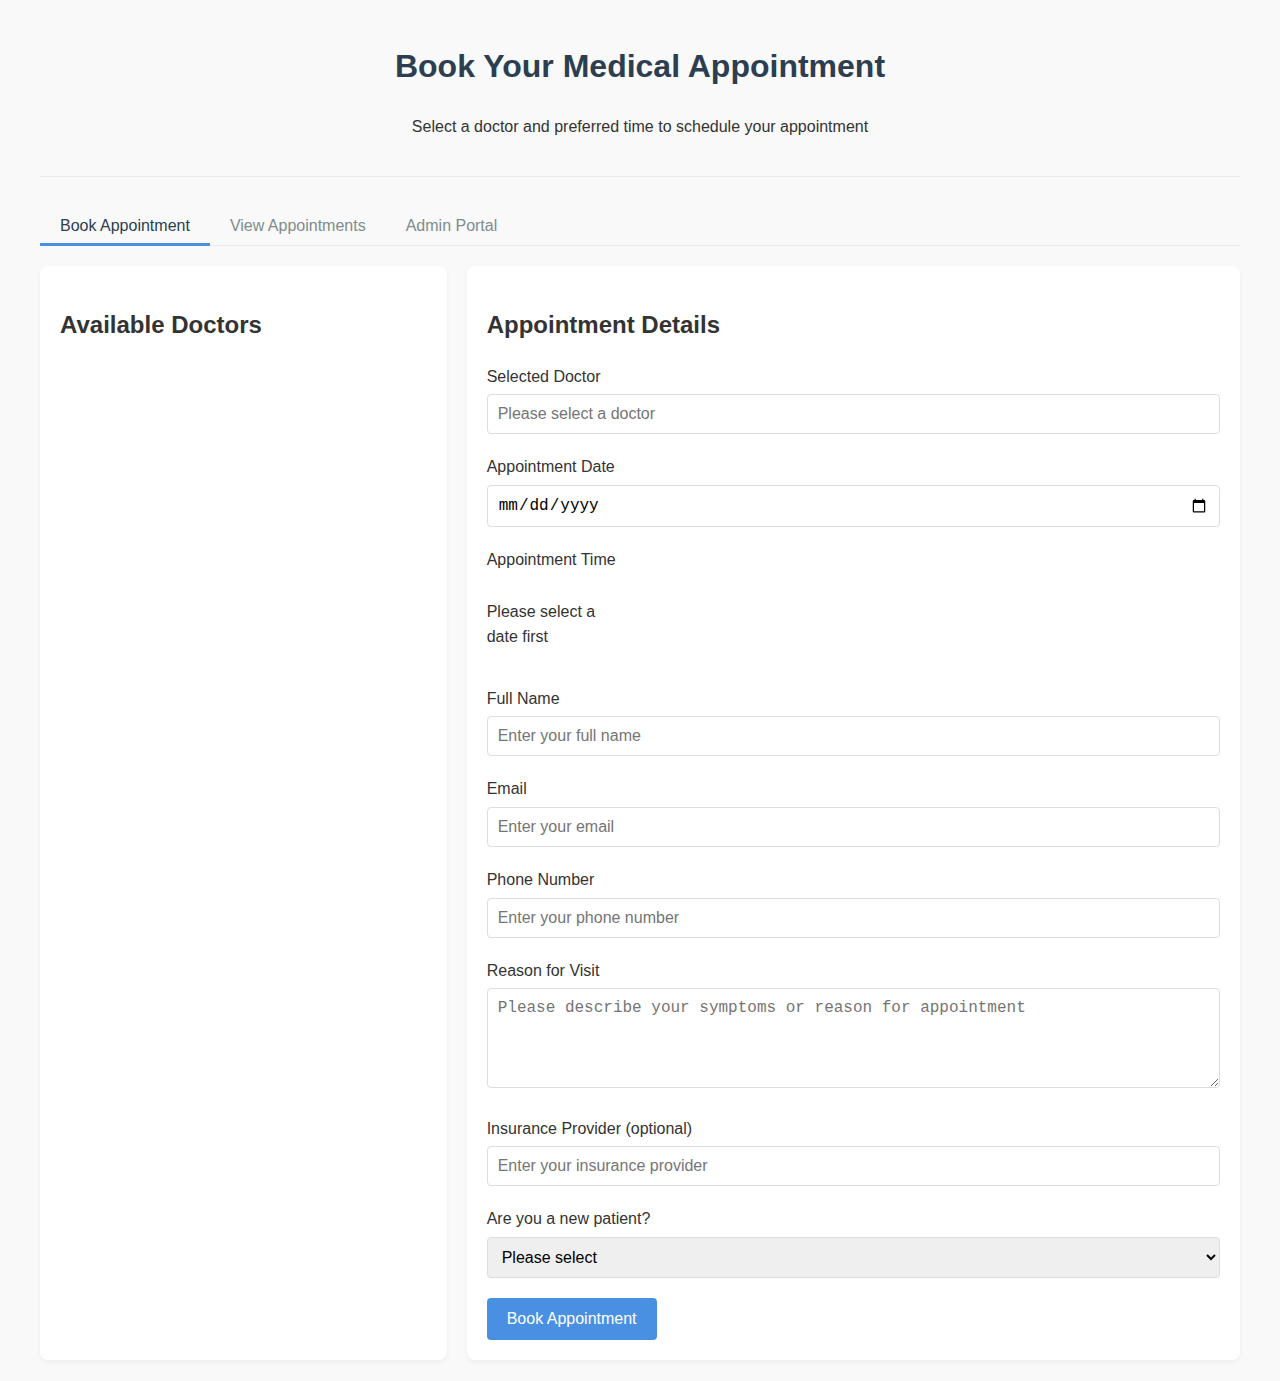
<file: appoinment.html>
<!DOCTYPE html>
<html lang="en">
<head>
    <meta charset="UTF-8">
    <meta name="viewport" content="width=device-width, initial-scale=1.0">
    <title>Medical Appointment Booking</title>
    <style>
        body {
            font-family: 'Segoe UI', Tahoma, Geneva, Verdana, sans-serif;
            line-height: 1.6;
            color: #333;
            max-width: 1200px;
            margin: 0 auto;
            padding: 20px;
            background-color: #f9f9f9;
        }
        
        header {
            text-align: center;
            margin-bottom: 30px;
            padding-bottom: 20px;
            border-bottom: 1px solid #eaeaea;
        }
        
        h1 {
            color: #2c3e50;
        }
        
        .container {
            display: flex;
            flex-wrap: wrap;
            gap: 20px;
        }
        
        .doctor-list {
            flex: 1;
            min-width: 300px;
            background: white;
            border-radius: 8px;
            padding: 20px;
            box-shadow: 0 2px 4px rgba(0,0,0,0.05);
        }
        
        .booking-form, .appointments-view {
            flex: 2;
            min-width: 300px;
            background: white;
            border-radius: 8px;
            padding: 20px;
            box-shadow: 0 2px 4px rgba(0,0,0,0.05);
        }
        
        .doctor-card {
            border: 1px solid #eaeaea;
            border-radius: 6px;
            padding: 15px;
            margin-bottom: 15px;
            cursor: pointer;
            transition: all 0.3s ease;
        }
        
        .doctor-card:hover {
            background-color: #f5f9ff;
            border-color: #4a90e2;
        }
        
        .doctor-card.selected {
            background-color: #e3f2fd;
            border-color: #2196f3;
        }
        
        .doctor-card img {
            width: 60px;
            height: 60px;
            border-radius: 50%;
            object-fit: cover;
            float: left;
            margin-right: 15px;
        }
        
        .doctor-info {
            overflow: hidden;
        }
        
        .doctor-name {
            font-weight: bold;
            color: #2c3e50;
            margin: 0 0 5px 0;
        }
        
        .doctor-specialty {
            color: #7f8c8d;
            font-size: 0.9em;
            margin: 0 0 5px 0;
        }
        
        .form-group {
            margin-bottom: 20px;
        }
        
        label {
            display: block;
            margin-bottom: 5px;
            font-weight: 500;
        }
        
        input, select, textarea {
            width: 100%;
            padding: 10px;
            border: 1px solid #ddd;
            border-radius: 4px;
            font-size: 16px;
            box-sizing: border-box;
        }
        
        textarea {
            resize: vertical;
            min-height: 100px;
        }
        
        button {
            background-color: #4a90e2;
            color: white;
            border: none;
            padding: 12px 20px;
            border-radius: 4px;
            cursor: pointer;
            font-size: 16px;
            font-weight: 500;
            transition: background-color 0.3s ease;
        }
        
        button:hover {
            background-color: #3a7bc8;
        }
        
        .appointment-times {
            display: grid;
            grid-template-columns: repeat(auto-fill, minmax(100px, 1fr));
            gap: 10px;
            margin-top: 10px;
        }
        
        .time-slot {
            padding: 8px;
            text-align: center;
            border: 1px solid #ddd;
            border-radius: 4px;
            cursor: pointer;
            transition: all 0.3s ease;
        }
        
        .time-slot:hover {
            background-color: #f5f9ff;
            border-color: #4a90e2;
        }
        
        .time-slot.selected {
            background-color: #e3f2fd;
            border-color: #2196f3;
        }
        
        .time-slot.unavailable {
            background-color: #f5f5f5;
            color: #bbb;
            cursor: not-allowed;
            text-decoration: line-through;
        }
        
        .success-message {
            display: none;
            background-color: #dff0d8;
            color: #3c763d;
            padding: 15px;
            border-radius: 4px;
            margin-top: 20px;
            text-align: center;
        }
        
        .tab-buttons {
            display: flex;
            margin-bottom: 20px;
            border-bottom: 1px solid #eaeaea;
        }
        
        .tab-button {
            padding: 10px 20px;
            background: none;
            border: none;
            color: #7f8c8d;
            cursor: pointer;
            font-size: 16px;
            font-weight: 500;
            position: relative;
        }
        
        .tab-button:hover {
            color: #4a90e2;
        }
        
        .tab-button.active {
            color: #2c3e50;
        }
        
        .tab-button.active::after {
            content: '';
            position: absolute;
            bottom: -1px;
            left: 0;
            width: 100%;
            height: 3px;
            background-color: #4a90e2;
        }
        
        .tab-content {
            display: none;
        }
        
        .tab-content.active {
            display: block;
        }
        
        .appointment-card {
            border: 1px solid #eaeaea;
            border-radius: 6px;
            padding: 15px;
            margin-bottom: 15px;
            background-color: white;
            box-shadow: 0 1px 3px rgba(0,0,0,0.05);
        }
        
        .appointment-card h3 {
            margin-top: 0;
            margin-bottom: 10px;
            color: #2c3e50;
        }
        
        .appointment-actions {
            display: flex;
            gap: 10px;
            margin-top: 10px;
        }
        
        .appointment-actions button {
            padding: 8px 12px;
            font-size: 14px;
        }
        
        .cancel-btn {
            background-color: #e74c3c;
        }
        
        .cancel-btn:hover {
            background-color: #c0392b;
        }
        
        .reschedule-btn {
            background-color: #f39c12;
        }
        
        .reschedule-btn:hover {
            background-color: #d35400;
        }
        
        .admin-panel {
            margin-top: 20px;
            border-top: 1px solid #eaeaea;
            padding-top: 20px;
        }
        
        .appointment-list {
            max-height: 400px;
            overflow-y: auto;
        }
        
        .search-box {
            margin-bottom: 15px;
        }
        
        .doctor-schedule {
            max-width: 600px;
            margin: 0 auto;
        }
        
        .filter-buttons {
            display: flex;
            gap: 10px;
            margin-bottom: 15px;
        }
        
        .filter-button {
            background-color: #ecf0f1;
            color: #7f8c8d;
            padding: 6px 12px;
            border-radius: 20px;
            border: none;
            cursor: pointer;
            transition: all 0.3s ease;
        }
        
        .filter-button.active {
            background-color: #3498db;
            color: white;
        }
        
        .loading-indicator {
            display: none;
            text-align: center;
            padding: 20px;
        }
        
        .spinner {
            border: 4px solid #f3f3f3;
            border-top: 4px solid #3498db;
            border-radius: 50%;
            width: 30px;
            height: 30px;
            animation: spin 1s linear infinite;
            margin: 0 auto;
        }
        
        @keyframes spin {
            0% { transform: rotate(0deg); }
            100% { transform: rotate(360deg); }
        }
        
        @media (max-width: 768px) {
            .container {
                flex-direction: column;
            }
        }
    </style>
</head>
<body>
    <header>
        <h1>Book Your Medical Appointment</h1>
        <p>Select a doctor and preferred time to schedule your appointment</p>
    </header>
    
    <div class="tab-buttons">
        <button id="bookTab" class="tab-button active" onclick="switchTab('book')">Book Appointment</button>
        <button id="viewTab" class="tab-button" onclick="switchTab('view')">View Appointments</button>
        <button id="adminTab" class="tab-button" onclick="switchTab('admin')">Admin Portal</button>
    </div>
    
    <div id="bookContent" class="tab-content active">
        <div class="container">
            <div class="doctor-list">
                <h2>Available Doctors</h2>
                
                <div id="doctorsList">
                    <!-- Doctors will be dynamically loaded here -->
                    <div class="loading-indicator" id="doctorsLoading">
                        <div class="spinner"></div>
                        <p>Loading doctors...</p>
                    </div>
                </div>
            </div>
            
            <div class="booking-form">
                <h2>Appointment Details</h2>
                
                <form id="appointmentForm" onsubmit="submitForm(event)">
                    <div class="form-group">
                        <label for="selectedDoctor">Selected Doctor</label>
                        <input type="text" id="selectedDoctor" readonly placeholder="Please select a doctor">
                        <input type="hidden" id="selectedDoctorId">
                        <input type="hidden" id="selectedSpecialty">
                    </div>
                    
                    <div class="form-group">
                        <label for="appointmentDate">Appointment Date</label>
                        <input type="date" id="appointmentDate" required onchange="generateTimeSlots()">
                    </div>
                    
                    <div class="form-group">
                        <label>Appointment Time</label>
                        <div class="appointment-times" id="timeSlots">
                            <p>Please select a date first</p>
                        </div>
                        <input type="hidden" id="selectedTime" required>
                    </div>
                    
                    <div class="form-group">
                        <label for="patientName">Full Name</label>
                        <input type="text" id="patientName" required placeholder="Enter your full name">
                    </div>
                    
                    <div class="form-group">
                        <label for="patientEmail">Email</label>
                        <input type="email" id="patientEmail" required placeholder="Enter your email">
                    </div>
                    
                    <div class="form-group">
                        <label for="patientPhone">Phone Number</label>
                        <input type="tel" id="patientPhone" required placeholder="Enter your phone number">
                    </div>
                    
                    <div class="form-group">
                        <label for="visitReason">Reason for Visit</label>
                        <textarea id="visitReason" placeholder="Please describe your symptoms or reason for appointment"></textarea>
                    </div>
                    
                    <div class="form-group">
                        <label for="insuranceProvider">Insurance Provider (optional)</label>
                        <input type="text" id="insuranceProvider" placeholder="Enter your insurance provider">
                    </div>
                    
                    <div class="form-group">
                        <label for="newPatient">Are you a new patient?</label>
                        <select id="newPatient" required>
                            <option value="">Please select</option>
                            <option value="yes">Yes</option>
                            <option value="no">No</option>
                        </select>
                    </div>
                    
                    <div class="loading-indicator" id="bookingLoading">
                        <div class="spinner"></div>
                        <p>Processing your appointment...</p>
                    </div>
                    
                    <button type="submit" id="bookButton">Book Appointment</button>
                </form>
                
                <div id="successMessage" class="success-message">
                    <h3>Appointment Booked Successfully!</h3>
                    <p>We've sent a confirmation email with your appointment details.</p>
                    <p>Appointment reference: <span id="appointmentReference"></span></p>
                    <button onclick="switchTab('view')">View My Appointments</button>
                </div>
            </div>
        </div>
    </div>
    
    <div id="viewContent" class="tab-content">
        <div class="appointments-view">
            <h2>My Appointments</h2>
            
            <div class="form-group search-box">
                <input type="email" id="searchEmail" placeholder="Enter your email address" onkeyup="if(event.key === 'Enter') loadUserAppointments()">
                <button onclick="loadUserAppointments()">Find My Appointments</button>
            </div>
            
            <div class="filter-buttons">
                <button class="filter-button active" onclick="filterAppointments('all')">All</button>
                <button class="filter-button" onclick="filterAppointments('upcoming')">Upcoming</button>
                <button class="filter-button" onclick="filterAppointments('past')">Past</button>
            </div>
            
            <div class="loading-indicator" id="appointmentsLoading">
                <div class="spinner"></div>
                <p>Loading your appointments...</p>
            </div>
            
            <div id="userAppointmentsList" class="appointment-list">
                <p>Enter your email address to view your appointments.</p>
            </div>
        </div>
    </div>
    
    <div id="adminContent" class="tab-content">
        <div class="appointments-view">
            <h2>Admin Portal</h2>
            
            <div class="form-group">
                <label for="adminPassword">Admin Password</label>
                <input type="password" id="adminPassword" placeholder="Enter admin password">
                <button onclick="verifyAdmin()">Login</button>
                <p id="adminMessage"></p>
            </div>
            
            <div id="adminPanel" class="admin-panel" style="display: none;">
                <h3>All Appointments</h3>
                
                <div class="form-group search-box">
                    <input type="text" id="adminSearch" placeholder="Search by patient name or email" onkeyup="searchAppointments()">
                </div>
                
                <div class="loading-indicator" id="adminLoading">
                    <div class="spinner"></div>
                    <p>Loading appointments...</p>
                </div>
                
                <div id="adminAppointmentsList" class="appointment-list"></div>
                
                <h3>Doctor Schedule Management</h3>
                <div class="doctor-schedule">
                    <select id="doctorSelect" onchange="loadDoctorSchedule()">
                        <option value="">Select Doctor</option>
                    </select>
                    
                    <div id="doctorSchedule"></div>
                </div>
            </div>
        </div>
    </div>

    <script>
        // Mock backend data storage
        const database = {
            doctors: [
                {
                    id: 'doc1',
                    name: 'Dr. Jane Smith',
                    specialty: 'Cardiology',
                    availableDays: [1, 3, 5], // Mon, Wed, Fri
                    imageUrl: '/api/placeholder/150/150'
                },
                {
                    id: 'doc2',
                    name: 'Dr. Michael Chen',
                    specialty: 'Pediatrics',
                    availableDays: [2, 4, 6], // Tue, Thu, Sat
                    imageUrl: '/api/placeholder/150/150'
                },
                {
                    id: 'doc3',
                    name: 'Dr. Sarah Johnson',
                    specialty: 'Dermatology',
                    availableDays: [3, 4, 5], // Wed, Thu, Fri
                    imageUrl: '/api/placeholder/150/150'
                },
                {
                    id: 'doc4',
                    name: 'Dr. Robert Williams',
                    specialty: 'Orthopedics',
                    availableDays: [1, 2, 6], // Mon, Tue, Sat
                    imageUrl: '/api/placeholder/150/150'
                }
            ],
            appointments: [],
            blockedTimes: {}, // doctorId_date_time: true
            adminPassword: 'admin123' // In a real app, this would never be stored client-side
        };
        
        // Initialize with some sample appointments
        database.appointments = [
            {
                id: 'APT-123456ABC',
                doctorId: 'doc1',
                doctorName: 'Dr. Jane Smith',
                specialty: 'Cardiology',
                date: '2025-04-02',
                time: '10:00 AM',
                patientName: 'John Doe',
                patientEmail: 'john@example.com',
                patientPhone: '555-123-4567',
                visitReason: 'Annual heart checkup',
                insuranceProvider: 'BlueCross',
                newPatient: 'no',
                status: 'confirmed',
                createdAt: new Date().toISOString()
            },
            {
                id: 'APT-789012DEF',
                doctorId: 'doc2',
                doctorName: 'Dr. Michael Chen',
                specialty: 'Pediatrics',
                date: '2025-04-03',
                time: '2:30 PM',
                patientName: 'Emma Smith',
                patientEmail: 'emma@example.com',
                patientPhone: '555-987-6543',
                visitReason: 'Flu symptoms',
                insuranceProvider: 'Aetna',
                newPatient: 'yes',
                status: 'confirmed',
                createdAt: new Date().toISOString()
            }
        ];
        
        // Block the times for sample appointments
        database.blockedTimes['doc1_2025-04-02_10:00 AM'] = true;
        database.blockedTimes['doc2_2025-04-03_2:30 PM'] = true;
        
        // Initialize on page load
        document.addEventListener('DOMContentLoaded', function() {
            // Set minimum date to today
            const today = new Date().toISOString().split('T')[0];
            document.getElementById('appointmentDate').min = today;
            
            // Simulate loading data from server
            simulateLoading('doctorsLoading', loadDoctors);
            
            // Check for stored user email
            const storedEmail = localStorage.getItem('userEmail');
            if (storedEmail) {
                document.getElementById('searchEmail').value = storedEmail;
                document.getElementById('patientEmail').value = storedEmail;
                
                // Auto-load appointments if on view tab
                if (window.location.hash === '#view') {
                    switchTab('view');
                    loadUserAppointments();
                }
            }
        });
        
        // Tab switching function
        function switchTab(tabName) {
            // Hide all tab contents
            document.querySelectorAll('.tab-content').forEach(content => {
                content.classList.remove('active');
            });
            
            // Deactivate all tab buttons
            document.querySelectorAll('.tab-button').forEach(button => {
                button.classList.remove('active');
            });
            
            // Show selected tab content and activate button
            document.getElementById(tabName + 'Content').classList.add('active');
            document.getElementById(tabName + 'Tab').classList.add('active');
            
            // Update URL hash
            window.location.hash = tabName;
            
            // Load data for the selected tab
            if (tabName === 'view' && document.getElementById('searchEmail').value) {
                loadUserAppointments();
            } else if (tabName === 'admin' && document.getElementById('adminPanel').style.display !== 'none') {
                loadAllAppointments();
            }
        }
        
        // Simulated loading function
        function simulateLoading(loaderId, callback) {
            const loader = document.getElementById(loaderId);
            if (loader) {
                loader.style.display = 'block';
                
                // Simulate network delay
                setTimeout(() => {
                    loader.style.display = 'none';
                    if (callback) callback();
                }, 800);
            }
        }
        
        // Load doctors from the database
        function loadDoctors() {
            const doctorsList = document.getElementById('doctorsList');
            doctorsList.innerHTML = '';
            
            database.doctors.forEach(doctor => {
                const doctorCard = document.createElement('div');
                doctorCard.className = 'doctor-card';
                doctorCard.onclick = function() { selectDoctor(this, doctor.id, doctor.name, doctor.specialty); };
                
                // Create available days string
                const days = [];
                if (doctor.availableDays.includes(1)) days.push('Mon');
                if (doctor.availableDays.includes(2)) days.push('Tue');
                if (doctor.availableDays.includes(3)) days.push('Wed');
                if (doctor.availableDays.includes(4)) days.push('Thu');
                if (doctor.availableDays.includes(5)) days.push('Fri');
                if (doctor.availableDays.includes(6)) days.push('Sat');
                if (doctor.availableDays.includes(0)) days.push('Sun');
                
                doctorCard.innerHTML = `
                    <img src="${doctor.imageUrl}" alt="${doctor.name}">
                    <div class="doctor-info">
                        <h3 class="doctor-name">${doctor.name}</h3>
                        <p class="doctor-specialty">${doctor.specialty}</p>
                        <p>Available: ${days.join(', ')}</p>
                    </div>
                `;
                
                doctorsList.appendChild(doctorCard);
            });
            
            // Also populate the admin doctor select
            const doctorSelect = document.getElementById('doctorSelect');
            doctorSelect.innerHTML = '<option value="">Select Doctor</option>';
            
            database.doctors.forEach(doctor => {
                const option = document.createElement('option');
                option.value = doctor.id;
                option.textContent = doctor.name;
                doctorSelect.appendChild(option);
            });
        }
        
        // Variables to track selected doctor and time
        let selectedDoctorCard = null;
        
        // Function to select doctor
        function selectDoctor(doctorCard, doctorId, name, specialty) {
            // Deselect previously selected doctor card
            if (selectedDoctorCard) {
                selectedDoctorCard.classList.remove('selected');
            }
            
            // Select new doctor card
            doctorCard.classList.add('selected');
            selectedDoctorCard = doctorCard;
            
            // Update form fields
            document.getElementById('selectedDoctor').value = name;
            document.getElementById('selectedDoctorId').value = doctorId;
            document.getElementById('selectedSpecialty').value = specialty;
            
            // Generate time slots if date is already selected
            if (document.getElementById('appointmentDate').value) {
                generateTimeSlots();
            }
        }
        
        // Function to generate time slots
        function generateTimeSlots() {
            const timeSlotsContainer = document.getElementById('timeSlots');
            const date = new Date(document.getElementById('appointmentDate').value);
            const doctorId = document.getElementById('selectedDoctorId').value;
            const doctorName = document.getElementById('selectedDoctor').value;
            
            // Clear previous time slots
            timeSlotsContainer.innerHTML = '';
            
            // If no doctor is selected
            if (!doctorId) {
                timeSlotsContainer.innerHTML = '<p>Please select a doctor first</p>';
                return;
            }
            
            // If date is invalid
            if (isNaN(date.getTime())) {
                timeSlotsContainer.innerHTML = '<p>Please select a valid date</p>';
                return;
            }
            
            // Check if date is in the past
            const today = new Date();
            today.setHours(0, 0, 0, 0);
            
            if (date < today) {
                timeSlotsContainer.innerHTML = '<p>Please select a future date</p>';
                return;
            }
            
            // Get selected doctor from database
            const doctor = database.doctors.find(doc => doc.id === doctorId);
            if (!doctor) {
                timeSlotsContainer.innerHTML = '<p>Doctor information not found</p>';
                return;
            }
            
            // Get day of week (0 = Sunday, 1 = Monday, etc.)
            const dayOfWeek = date.getDay();
            const dayName = ['Sunday', 'Monday', 'Tuesday', 'Wednesday', 'Thursday', 'Friday', 'Saturday'][dayOfWeek];
            
            // Check doctor availability based on day
            const isAvailable = doctor.availableDays.includes(dayOfWeek);
            
            if (!isAvailable) {
                timeSlotsContainer.innerHTML = `<p>Dr. ${doctor.name.split(' ')[1]} is not available on ${dayName}s</p>`;
                return;
            }
            
            // Simulate loading
            timeSlotsContainer.innerHTML = '<div class="loading-indicator"><div class="spinner"></div><p>Loading available times...</p></div>';
            
            // Generate time slots (9 AM to 5 PM)
            const timeSlots = [
                '9:00 AM', '9:30 AM', '10:00 AM', '10:30 AM', '11:00 AM', '11:30 AM',
                '1:00 PM', '1:30 PM', '2:00 PM', '2:30 PM', '3:00 PM', '3:30 PM', '4:00 PM', '4:30 PM'
            ];
            
            // Simulate network delay for loading time slots
            setTimeout(() => {
                timeSlotsContainer.innerHTML = '';
                
                // Format date for checking blocked times
                const formattedDate = document.getElementById('appointmentDate').value;
                
                // Create time slot elements
                timeSlots.forEach(time => {
                    const timeSlotKey = `${doctorId}_${formattedDate}_${time}`;
                    const isUnavailable = database.blockedTimes[timeSlotKey];
                    
                    const timeSlot = document.createElement('div');
                    timeSlot.className = isUnavailable ? 'time-slot unavailable' : 'time-slot';
                    timeSlot.textContent = time;
                    
                    if (!isUnavailable) {
                        timeSlot.onclick = function() {
                            selectTimeSlot(this, time);
                        };
                    }
                    
                    timeSlotsContainer.appendChild(timeSlot);
                });
            }, 500);
        }
        
        // Function to select time slot
        function selectTimeSlot(timeSlotElement, time) {
            // Deselect all time slots
            document.querySelectorAll('.time-slot.selected').forEach(slot => {
                slot.classList.remove('selected');
            });
            
            // Select clicked time slot
            timeSlotElement.classList.add('selected');
            document.getElementById('selectedTime').value = time;
        }
        
        // Function to submit form
        function submitForm(event) {
            event.preventDefault();
            
            // Validate selected time
            if (!document.getElementById('selectedTime').value) {
                alert('Please select an appointment time');
                return;
            }
            
            // Show loading indicator
            document.getElementById('bookButton').style.display = 'none';
            document.getElementById('bookingLoading').style.display = 'block';
            
            // Get form data
            const appointmentData = {
                id: 'APT-' + Math.random().toString(36).substr(2, 9).toUpperCase(),
                doctorId: document.getElementById('selectedDoctorId').value,
                doctorName: document.getElementById('selectedDoctor').value,
                specialty: document.getElementById('selectedSpecialty').value,
                date: document.getElementById('appointmentDate').value,
                time: document.getElementById('selectedTime').value,
                patientName: document.getElementById('patientName').value,
                patientEmail: document.getElementById('patientEmail').value,
                patientPhone: document.getElementById('patientPhone').value,
                visitReason: document.getElementById('visitReason').value,
                insuranceProvider: document.getElementById('insuranceProvider').value,
                newPatient: document.getElementById('newPatient').value,
                status: 'confirmed',
                createdAt: new Date().toISOString()
            };
            
            // Simulate server processing
            setTimeout(() => {
                // Add appointment to database
                database.appointments.push(appointmentData);
                
                // Block the time slot
                const timeSlotKey = `${appointmentData.doctorId}_${appointmentData.date}_${appointmentData.time}`;
                database.blockedTimes[timeSlotKey] = true;
                
                // Store user email for convenience
                localStorage.setItem('userEmail', appointmentData.patientEmail);
                
                // Show success message
                document.getElementById('appointmentReference').textContent = appointmentData.id;
                document.getElementById('appointmentForm').style.display = 'none';
                document.getElementById('successMessage').style.display = 'block';
                
                // Hide loading indicator
                document.getElementById('bookButton').style.display = 'block';
                document.getElementById('bookingLoading').style.display = 'none';
                
                // Log to console for debugging
                console.log('Appointment booked:', appointmentData);
                console.log('Current appointments:', database.appointments);
            }, 1500);
        }
        
        // Function to load user appointments
        function loadUserAppointments() {
            const email = document.getElementById('searchEmail').value.trim();
            if (!email) {
                alert('Please enter your email address')}}
</file>
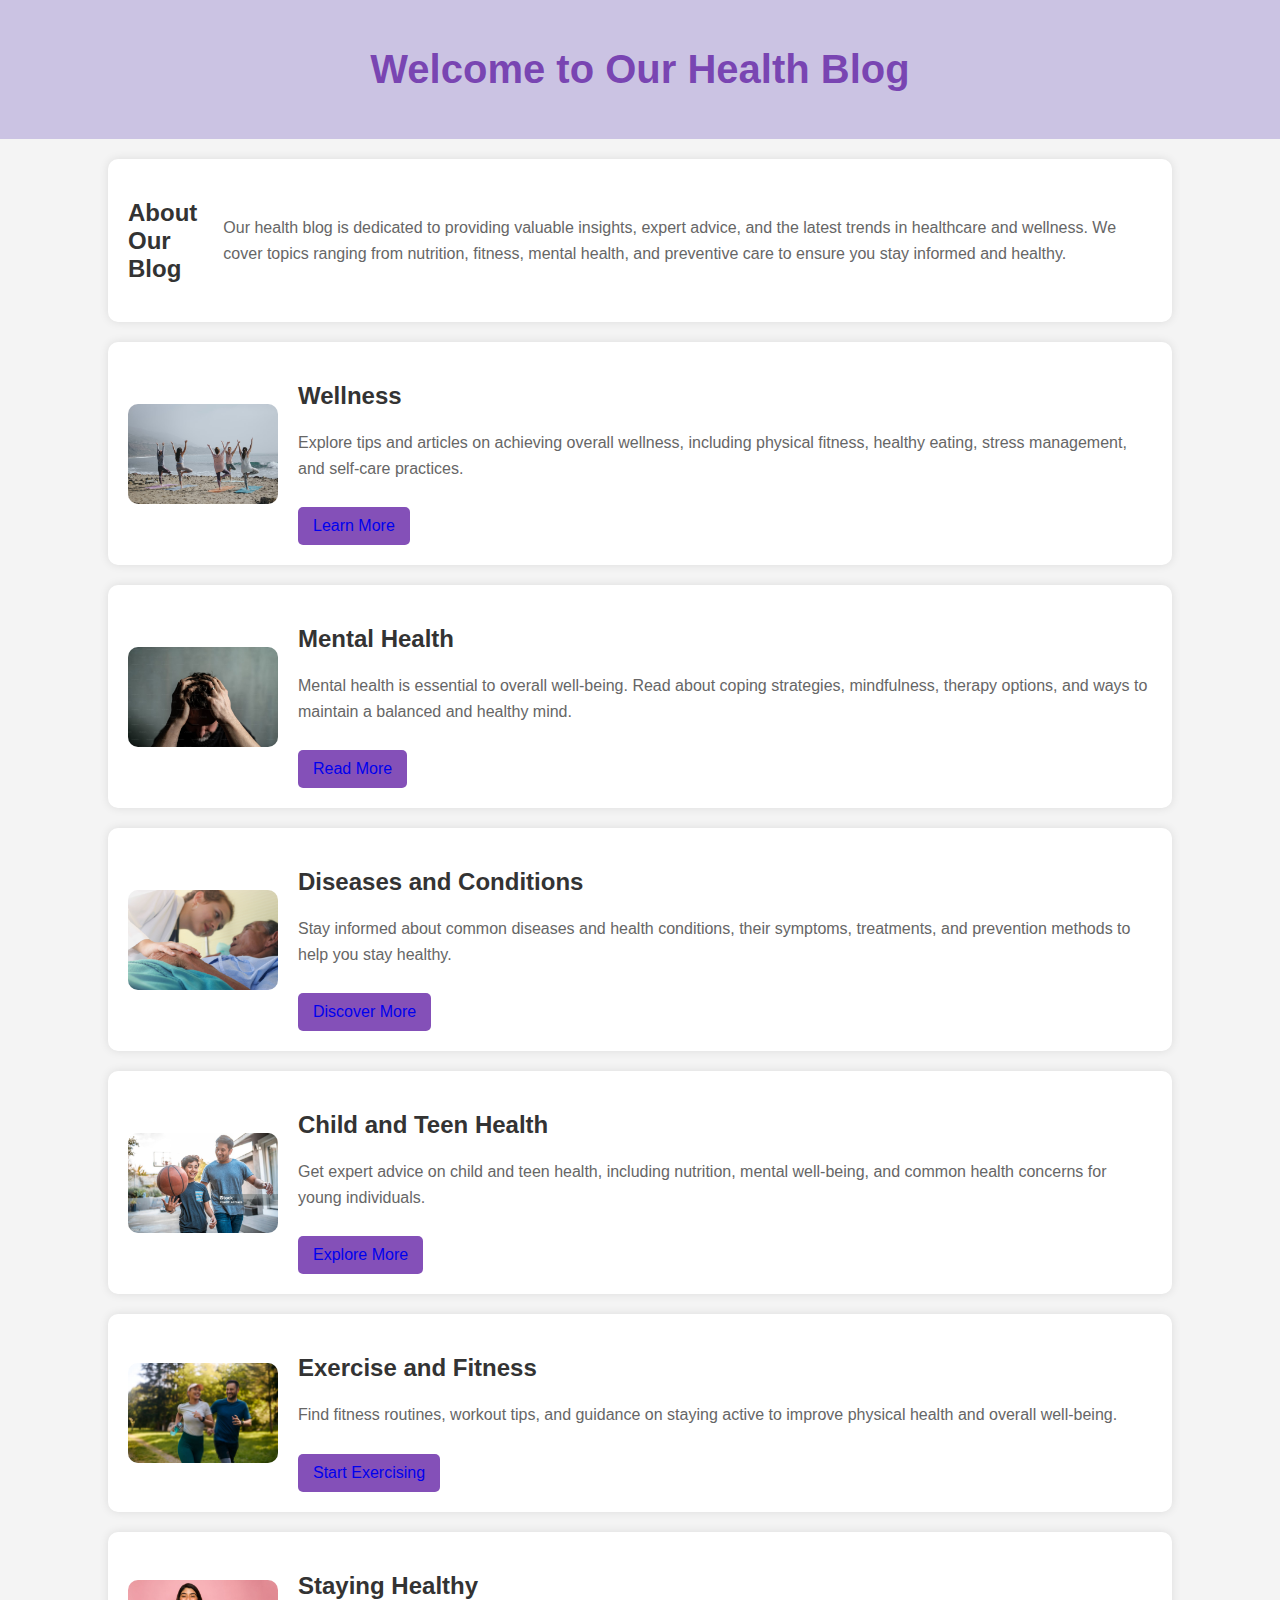
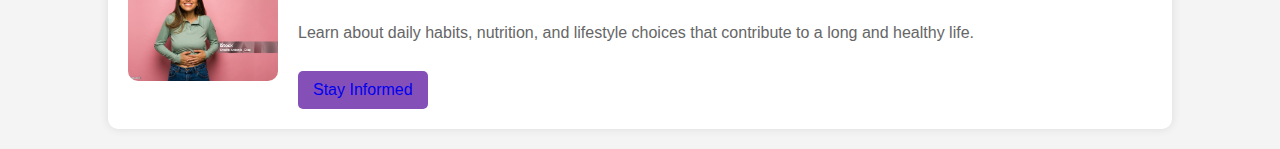
<file: blog.html>
<!DOCTYPE html>
<html lang="en">
<head>
    <meta charset="UTF-8">
    <meta name="viewport" content="width=device-width, initial-scale=1.0">
    <title>Health Blog</title>
    <style>
        body {
            font-family: Arial, sans-serif;
            margin: 0;
            padding: 0;
            background-color: #f4f4f4;
        }
        header {
            background:#CBC3E3;
            color: #6728a7cf ;
            padding: 20px;
            text-align: center;
             font-size:20px ;
        }
        .container {
            width: 80%;
            margin: 20px auto;
            background: white;
            padding: 20px;
            border-radius: 10px;
            box-shadow: 0 0 10px rgba(0, 0, 0, 0.1);
            display: flex;
            align-items: center;
        }
        .container img {
            width: 150px;
            height: auto;
            margin-right: 20px;
            border-radius: 10px;
        }
        h2 {
            color: #333;
        }
        p {
            line-height: 1.6;
            color: #666;
        }
        .read-more {
            display: inline-block;
            margin-top: 10px;
            padding: 10px 15px;
            background: #6728a7cf;cd 
            color: white;
            text-decoration: none;
            border-radius: 5px;
        }
        .read-more:hover {
            background:#6728a7cf
        }
    </style>
</head>
<body>
    <header>
        <h1><b>Welcome to Our Health Blog </b></h1>
    </header>
    <div class="container">
        <h2>About Our Blog</h2>
        <p>Our health blog is dedicated to providing valuable insights, expert advice, and the latest trends in healthcare and wellness. We cover topics ranging from nutrition, fitness, mental health, and preventive care to ensure you stay informed and healthy.</p>
    </div>
    <div class="container">
        <img src="images/wellness.avif" alt="Wellness">
        <div>
            <h2>Wellness</h2>
            <p>Explore tips and articles on achieving overall wellness, including physical fitness, healthy eating, stress management, and self-care practices.</p>
            <a href="#" class="read-more">Learn More</a>
        </div>
    </div>
    <div class="container">
        <img src="images/mental health.avif" alt="Mental Health">
        <div>
            <h2>Mental Health</h2>
            <p>Mental health is essential to overall well-being. Read about coping strategies, mindfulness, therapy options, and ways to maintain a balanced and healthy mind.</p>
            <a href="#" class="read-more">Read More</a>
        </div>
    </div>
    <div class="container">
        <img src="images/disesases.jpg" alt="Diseases and Conditions">
        <div>
            <h2>Diseases and Conditions</h2>
            <p>Stay informed about common diseases and health conditions, their symptoms, treatments, and prevention methods to help you stay healthy.</p>
            <a href="#" class="read-more">Discover More</a>
        </div>
    </div>
    <div class="container">
        <img src="images/child health.jpg" alt="Child and Teen Health">
        <div>
            <h2>Child and Teen Health</h2>
            <p>Get expert advice on child and teen health, including nutrition, mental well-being, and common health concerns for young individuals.</p>
            <a href="#" class="read-more">Explore More</a>
        </div>
    </div>
    <div class="container">
        <img src="images/exercises.jpg" alt="Exercise and Fitness">
        <div>
            <h2>Exercise and Fitness</h2>
            <p>Find fitness routines, workout tips, and guidance on staying active to improve physical health and overall well-being.</p>
            <a href="#" class="read-more">Start Exercising</a>
        </div>
    </div>
    <div class="container">
        <img src="images/healthy.jpg" alt="Staying Healthy">
        <div>
            <h2>Staying Healthy</h2>
            <p>Learn about daily habits, nutrition, and lifestyle choices that contribute to a long and healthy life.</p>
            <a href="#" class="read-more">Stay Informed</a>
        </div>
    </div>
</body>
</html>
</file>
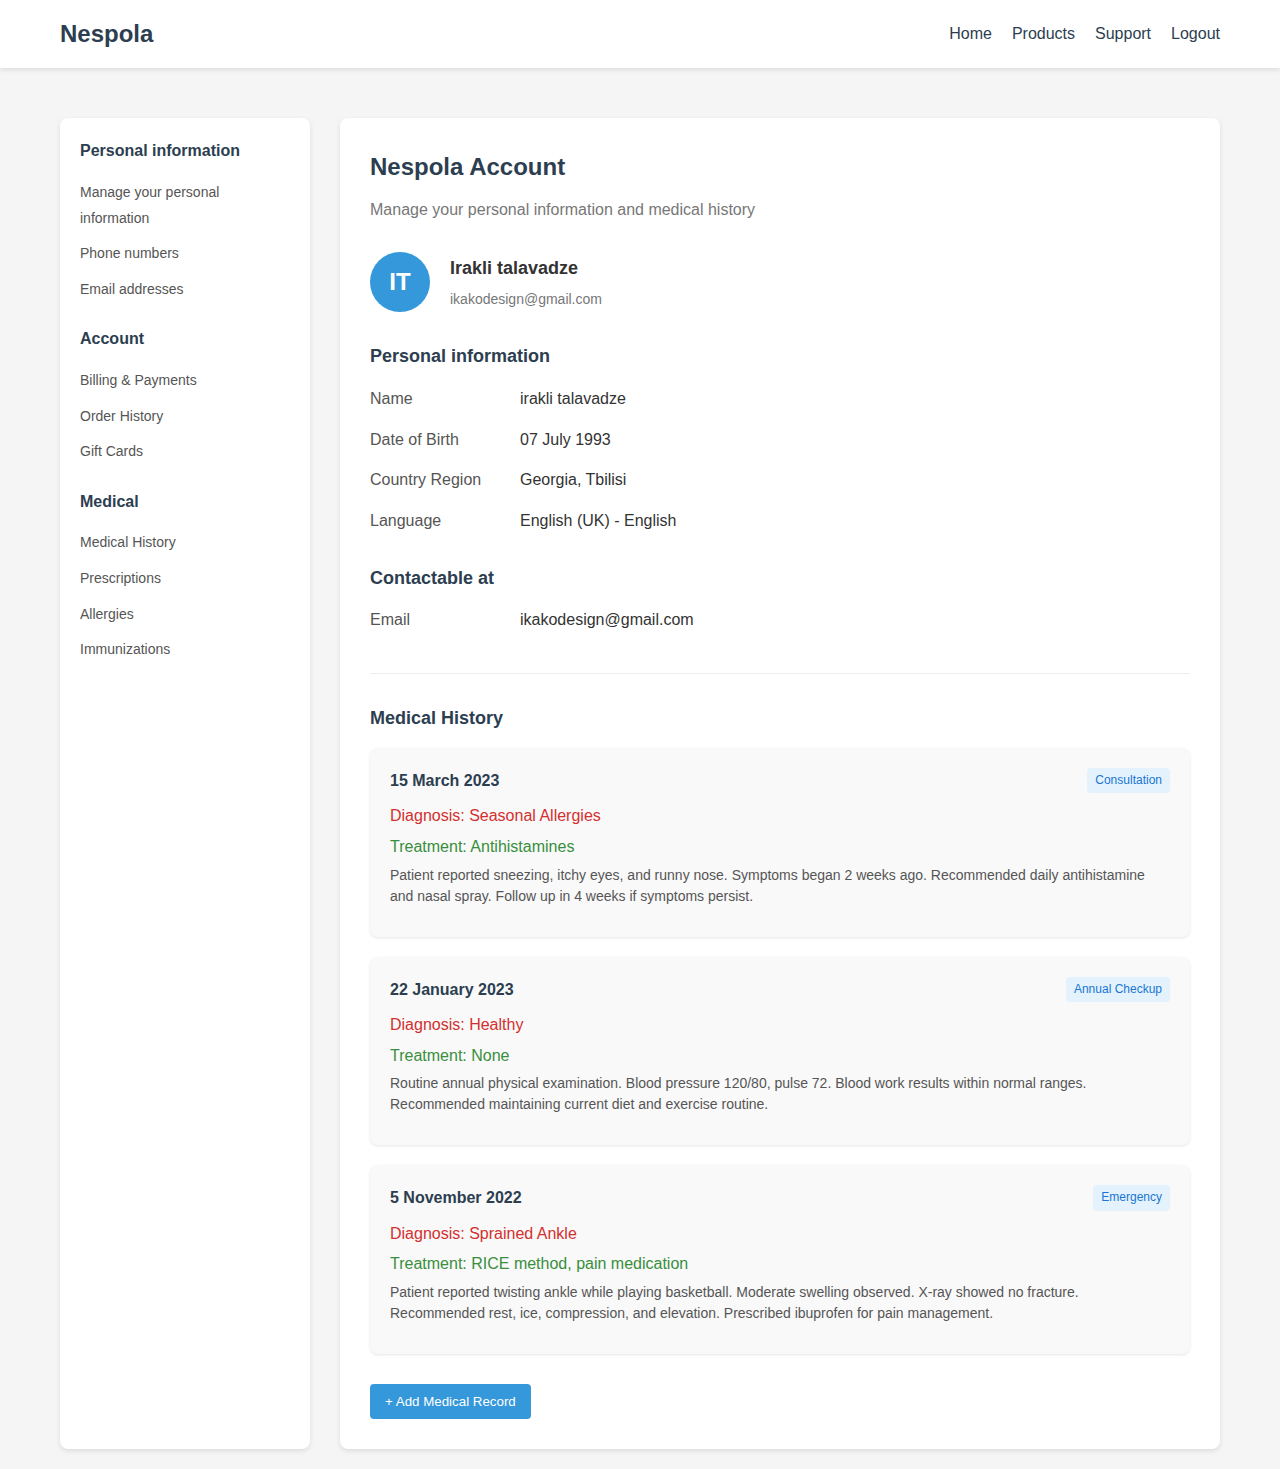
<file: history.html>
<!DOCTYPE html>
<html lang="en">
<head>
    <meta charset="UTF-8">
    <meta name="viewport" content="width=device-width, initial-scale=1.0">
    <title>Nespola Account</title>
    <style>
        /* Global Styles */
        * {
            margin: 0;
            padding: 0;
            box-sizing: border-box;
            font-family: 'Segoe UI', Tahoma, Geneva, Verdana, sans-serif;
        }
        
        body {
            background-color: #f5f5f5;
            color: #333;
            line-height: 1.6;
        }
        
        .container {
            max-width: 1200px;
            margin: 0 auto;
            padding: 20px;
        }
        
        /* Header Styles */
        header {
            background-color: #fff;
            box-shadow: 0 2px 5px rgba(0,0,0,0.1);
            padding: 15px 0;
        }
        
        .header-container {
            display: flex;
            justify-content: space-between;
            align-items: center;
            max-width: 1200px;
            margin: 0 auto;
            padding: 0 20px;
        }
        
        .logo {
            font-size: 24px;
            font-weight: bold;
            color: #2c3e50;
            text-decoration: none;
        }
        
        .nav-links {
            display: flex;
            gap: 20px;
        }
        
        .nav-links a {
            text-decoration: none;
            color: #2c3e50;
            font-weight: 500;
        }
        
        /* Account Page Styles */
        .account-container {
            display: flex;
            margin-top: 30px;
            gap: 30px;
        }
        
        .sidebar {
            width: 250px;
            background-color: #fff;
            border-radius: 8px;
            padding: 20px;
            box-shadow: 0 2px 5px rgba(0,0,0,0.1);
        }
        
        .sidebar-section {
            margin-bottom: 25px;
        }
        
        .sidebar-title {
            font-size: 16px;
            font-weight: 600;
            margin-bottom: 15px;
            color: #2c3e50;
        }
        
        .sidebar-links {
            list-style: none;
        }
        
        .sidebar-links li {
            margin-bottom: 10px;
        }
        
        .sidebar-links a {
            text-decoration: none;
            color: #555;
            font-size: 14px;
            transition: color 0.3s;
        }
        
        .sidebar-links a:hover {
            color: #3498db;
        }
        
        .main-content {
            flex: 1;
            background-color: #fff;
            border-radius: 8px;
            padding: 30px;
            box-shadow: 0 2px 5px rgba(0,0,0,0.1);
        }
        
        .account-header {
            margin-bottom: 30px;
        }
        
        .account-title {
            font-size: 24px;
            font-weight: 600;
            color: #2c3e50;
            margin-bottom: 10px;
        }
        
        .account-subtitle {
            font-size: 16px;
            color: #777;
            margin-bottom: 20px;
        }
        
        .user-info {
            display: flex;
            align-items: center;
            margin-bottom: 30px;
        }
        
        .user-avatar {
            width: 60px;
            height: 60px;
            border-radius: 50%;
            background-color: #3498db;
            color: white;
            display: flex;
            align-items: center;
            justify-content: center;
            font-size: 24px;
            font-weight: bold;
            margin-right: 20px;
        }
        
        .user-details h3 {
            font-size: 18px;
            font-weight: 600;
            margin-bottom: 5px;
        }
        
        .user-details p {
            color: #777;
            font-size: 14px;
        }
        
        .info-section {
            margin-bottom: 30px;
        }
        
        .info-title {
            font-size: 18px;
            font-weight: 600;
            margin-bottom: 15px;
            color: #2c3e50;
        }
        
        .info-item {
            display: flex;
            margin-bottom: 15px;
        }
        
        .info-label {
            width: 150px;
            font-weight: 500;
            color: #555;
        }
        
        .info-value {
            flex: 1;
        }
        
        /* Medical History Styles */
        .medical-history {
            margin-top: 40px;
            border-top: 1px solid #eee;
            padding-top: 30px;
        }
        
        .history-item {
            background-color: #f9f9f9;
            border-radius: 8px;
            padding: 20px;
            margin-bottom: 20px;
            box-shadow: 0 1px 3px rgba(0,0,0,0.1);
        }
        
        .history-header {
            display: flex;
            justify-content: space-between;
            margin-bottom: 10px;
        }
        
        .history-date {
            font-weight: 600;
            color: #2c3e50;
        }
        
        .history-type {
            background-color: #e3f2fd;
            color: #1976d2;
            padding: 3px 8px;
            border-radius: 4px;
            font-size: 12px;
            font-weight: 500;
        }
        
        .history-details {
            margin-bottom: 10px;
        }
        
        .history-diagnosis {
            font-weight: 500;
            color: #d32f2f;
            margin-bottom: 5px;
        }
        
        .history-treatment {
            color: #388e3c;
            margin-bottom: 5px;
        }
        
        .history-notes {
            color: #555;
            font-size: 14px;
            line-height: 1.5;
        }
        
        .add-history-btn {
            background-color: #3498db;
            color: white;
            border: none;
            padding: 10px 15px;
            border-radius: 4px;
            cursor: pointer;
            font-weight: 500;
            margin-top: 10px;
            transition: background-color 0.3s;
        }
        
        .add-history-btn:hover {
            background-color: #2980b9;
        }
        
        /* Modal Styles */
        .modal {
            display: none;
            position: fixed;
            top: 0;
            left: 0;
            width: 100%;
            height: 100%;
            background-color: rgba(0,0,0,0.5);
            z-index: 1000;
            justify-content: center;
            align-items: center;
        }
        
        .modal-content {
            background-color: white;
            padding: 30px;
            border-radius: 8px;
            width: 90%;
            max-width: 500px;
            box-shadow: 0 4px 20px rgba(0,0,0,0.15);
        }
        
        .modal-header {
            display: flex;
            justify-content: space-between;
            align-items: center;
            margin-bottom: 20px;
        }
        
        .modal-title {
            font-size: 20px;
            font-weight: 600;
            color: #2c3e50;
        }
        
        .close-modal {
            background: none;
            border: none;
            font-size: 24px;
            cursor: pointer;
            color: #777;
        }
        
        .form-group {
            margin-bottom: 15px;
        }
        
        .form-group label {
            display: block;
            margin-bottom: 5px;
            font-weight: 500;
            color: #555;
        }
        
        .form-group input,
        .form-group textarea,
        .form-group select {
            width: 100%;
            padding: 10px;
            border: 1px solid #ddd;
            border-radius: 4px;
            font-size: 14px;
        }
        
        .form-group textarea {
            height: 100px;
            resize: vertical;
        }
        
        .form-actions {
            display: flex;
            justify-content: flex-end;
            gap: 10px;
            margin-top: 20px;
        }
        
        .btn {
            padding: 8px 15px;
            border-radius: 4px;
            cursor: pointer;
            font-weight: 500;
        }
        
        .btn-primary {
            background-color: #3498db;
            color: white;
            border: none;
        }
        
        .btn-secondary {
            background-color: #f5f5f5;
            color: #333;
            border: 1px solid #ddd;
        }
        
        /* Responsive Styles */
        @media (max-width: 768px) {
            .account-container {
                flex-direction: column;
            }
            
            .sidebar {
                width: 100%;
                margin-bottom: 20px;
            }
            
            .info-item {
                flex-direction: column;
            }
            
            .info-label {
                width: 100%;
                margin-bottom: 5px;
            }
            
            .history-header {
                flex-direction: column;
            }
            
            .history-type {
                margin-top: 5px;
                align-self: flex-start;
            }
        }
    </style>
</head>
<body>
    <!-- Header -->
    <header>
        <div class="header-container">
            <a href="#" class="logo">Nespola</a>
            <nav class="nav-links">
                <a href="#">Home</a>
                <a href="#">Products</a>
                <a href="#">Support</a>
                <a href="#">Logout</a>
            </nav>
        </div>
    </header>
    
    <!-- Main Content -->
    <div class="container">
        <div class="account-container">
            <!-- Sidebar -->
            <div class="sidebar">
                <div class="sidebar-section">
                    <h3 class="sidebar-title">Personal information</h3>
                    <ul class="sidebar-links">
                        <li><a href="#">Manage your personal information</a></li>
                        <li><a href="#">Phone numbers</a></li>
                        <li><a href="#">Email addresses</a></li>
                    </ul>
                </div>
                
                <div class="sidebar-section">
                    <h3 class="sidebar-title">Account</h3>
                    <ul class="sidebar-links">
                        <li><a href="#">Billing & Payments</a></li>
                        <li><a href="#">Order History</a></li>
                        <li><a href="#">Gift Cards</a></li>
                    </ul>
                </div>
                
                <div class="sidebar-section">
                    <h3 class="sidebar-title">Medical</h3>
                    <ul class="sidebar-links">
                        <li><a href="#medical-history">Medical History</a></li>
                        <li><a href="#">Prescriptions</a></li>
                        <li><a href="#">Allergies</a></li>
                        <li><a href="#">Immunizations</a></li>
                    </ul>
                </div>
            </div>
            
            <!-- Main Content Area -->
            <div class="main-content">
                <div class="account-header">
                    <h1 class="account-title">Nespola Account</h1>
                    <p class="account-subtitle">Manage your personal information and medical history</p>
                </div>
                
                <div class="user-info">
                    <div class="user-avatar">IT</div>
                    <div class="user-details">
                        <h3>Irakli talavadze</h3>
                        <p>ikakodesign@gmail.com</p>
                    </div>
                </div>
                
                <div class="info-section">
                    <h2 class="info-title">Personal information</h2>
                    
                    <div class="info-item">
                        <div class="info-label">Name</div>
                        <div class="info-value">irakli talavadze</div>
                    </div>
                    
                    <div class="info-item">
                        <div class="info-label">Date of Birth</div>
                        <div class="info-value">07 July 1993</div>
                    </div>
                    
                    <div class="info-item">
                        <div class="info-label">Country Region</div>
                        <div class="info-value">Georgia, Tbilisi</div>
                    </div>
                    
                    <div class="info-item">
                        <div class="info-label">Language</div>
                        <div class="info-value">English (UK) - English</div>
                    </div>
                </div>
                
                <div class="info-section">
                    <h2 class="info-title">Contactable at</h2>
                    <div class="info-item">
                        <div class="info-label">Email</div>
                        <div class="info-value">ikakodesign@gmail.com</div>
                    </div>
                </div>
                
                <!-- Medical History Section -->
                <div class="medical-history" id="medical-history">
                    <h2 class="info-title">Medical History</h2>
                    
                    <div class="history-item">
                        <div class="history-header">
                            <span class="history-date">15 March 2023</span>
                            <span class="history-type">Consultation</span>
                        </div>
                        <div class="history-details">
                            <div class="history-diagnosis">Diagnosis: Seasonal Allergies</div>
                            <div class="history-treatment">Treatment: Antihistamines</div>
                            <div class="history-notes">
                                Patient reported sneezing, itchy eyes, and runny nose. Symptoms began 2 weeks ago. 
                                Recommended daily antihistamine and nasal spray. Follow up in 4 weeks if symptoms persist.
                            </div>
                        </div>
                    </div>
                    
                    <div class="history-item">
                        <div class="history-header">
                            <span class="history-date">22 January 2023</span>
                            <span class="history-type">Annual Checkup</span>
                        </div>
                        <div class="history-details">
                            <div class="history-diagnosis">Diagnosis: Healthy</div>
                            <div class="history-treatment">Treatment: None</div>
                            <div class="history-notes">
                                Routine annual physical examination. Blood pressure 120/80, pulse 72. 
                                Blood work results within normal ranges. Recommended maintaining current diet and exercise routine.
                            </div>
                        </div>
                    </div>
                    
                    <div class="history-item">
                        <div class="history-header">
                            <span class="history-date">5 November 2022</span>
                            <span class="history-type">Emergency</span>
                        </div>
                        <div class="history-details">
                            <div class="history-diagnosis">Diagnosis: Sprained Ankle</div>
                            <div class="history-treatment">Treatment: RICE method, pain medication</div>
                            <div class="history-notes">
                                Patient reported twisting ankle while playing basketball. Moderate swelling observed. 
                                X-ray showed no fracture. Recommended rest, ice, compression, and elevation. 
                                Prescribed ibuprofen for pain management.
                            </div>
                        </div>
                    </div>
                    
                    <button class="add-history-btn" id="addHistoryBtn">+ Add Medical Record</button>
                </div>
            </div>
        </div>
    </div>
    
    <!-- Add Medical History Modal -->
    <div class="modal" id="medicalHistoryModal">
        <div class="modal-content">
            <div class="modal-header">
                <h3 class="modal-title">Add Medical Record</h3>
                <button class="close-modal" id="closeModal">&times;</button>
            </div>
            <form id="medicalHistoryForm">
                <div class="form-group">
                    <label for="visitDate">Visit Date</label>
                    <input type="date" id="visitDate" required>
                </div>
                
                <div class="form-group">
                    <label for="visitType">Visit Type</label>
                    <select id="visitType" required>
                        <option value="">Select visit type</option>
                        <option value="Consultation">Consultation</option>
                        <option value="Checkup">Checkup</option>
                        <option value="Emergency">Emergency</option>
                        <option value="Surgery">Surgery</option>
                        <option value="Follow-up">Follow-up</option>
                        <option value="Other">Other</option>
                    </select>
                </div>
                
                <div class="form-group">
                    <label for="diagnosis">Diagnosis</label>
                    <input type="text" id="diagnosis" placeholder="Enter diagnosis" required>
                </div>
                
                <div class="form-group">
                    <label for="treatment">Treatment</label>
                    <input type="text" id="treatment" placeholder="Enter treatment">
                </div>
                
                <div class="form-group">
                    <label for="notes">Notes</label>
                    <textarea id="notes" placeholder="Enter additional notes"></textarea>
                </div>
                
                <div class="form-actions">
                    <button type="button" class="btn btn-secondary" id="cancelBtn">Cancel</button>
                    <button type="submit" class="btn btn-primary">Save Record</button>
                </div>
            </form>
        </div>
    </div>

    <!-- Connect to Backend -->
    <script>
        document.addEventListener('DOMContentLoaded', function() {
            // Modal functionality
            const modal = document.getElementById('medicalHistoryModal');
            const addBtn = document.getElementById('addHistoryBtn');
            const closeBtn = document.getElementById('closeModal');
            const cancelBtn = document.getElementById('cancelBtn');
            const form = document.getElementById('medicalHistoryForm');
            
            // Show modal
            addBtn.addEventListener('click', function() {
                modal.style.display = 'flex';
            });
            
            // Hide modal
            function closeModal() {
                modal.style.display = 'none';
                form.reset();
            }
            
            closeBtn.addEventListener('click', closeModal);
            cancelBtn.addEventListener('click', closeModal);
            
            // Close modal when clicking outside
            window.addEventListener('click', function(event) {
                if (event.target === modal) {
                    closeModal();
                }
            });
            
            // Form submission
            form.addEventListener('submit', function(e) {
                e.preventDefault();
                
                // Get form values
                const visitDate = document.getElementById('visitDate').value;
                const visitType = document.getElementById('visitType').value;
                const diagnosis = document.getElementById('diagnosis').value;
                const treatment = document.getElementById('treatment').value;
                const notes = document.getElementById('notes').value;
                
                // Format date for display
                const formattedDate = new Date(visitDate).toLocaleDateString('en-US', {
                    day: 'numeric',
                    month: 'long',
                    year: 'numeric'
                });
                
                // Create new history item
                const historySection = document.querySelector('.medical-history');
                const newHistoryItem = document.createElement('div');
                newHistoryItem.className = 'history-item';
                newHistoryItem.innerHTML = `
                    <div class="history-header">
                        <span class="history-date">${formattedDate}</span>
                        <span class="history-type">${visitType}</span>
                    </div>
                    <div class="history-details">
                        <div class="history-diagnosis">Diagnosis: ${diagnosis}</div>
                        ${treatment ? `<div class="history-treatment">Treatment: ${treatment}</div>` : ''}
                        ${notes ? `<div class="history-notes">${notes}</div>` : ''}
                    </div>
                `;
                
                // Insert new item at the top
                historySection.insertBefore(newHistoryItem, historySection.children[2]);
                
                // In a real app, you would send this data to your backend
                /*
                fetch('/api/medical-history', {
                    method: 'POST',
                    headers: {
                        'Content-Type': 'application/json',
                    },
                    body: JSON.stringify({
                        visitDate,
                        visitType,
                        diagnosis,
                        treatment,
                        notes
                    }),
                })
                .then(response => response.json())
                .then(data => {
                    // Handle success
                    closeModal();
                })
                .catch(error => {
                    console.error('Error:', error);
                    // Show error to user
                });
                */
                
                // For now, just close the modal
                closeModal();
            });
            
            // Example: Fetch medical history from backend
            /*
            fetch('/api/medical-history')
                .then(response => response.json())
                .then(data => {
                    const historySection = document.querySelector('.medical-history');
                    // Clear existing items except the title and button
                    while (historySection.children.length > 2) {
                        historySection.removeChild(historySection.lastChild);
                    }
                    
                    // Add each history item
                    data.forEach(item => {
                        const historyItem = document.createElement('div');
                        historyItem.className = 'history-item';
                        historyItem.innerHTML = `
                            <div class="history-header">
                                <span class="history-date">${item.formattedDate}</span>
                                <span class="history-type">${item.visitType}</span>
                            </div>
                            <div class="history-details">
                                <div class="history-diagnosis">Diagnosis: ${item.diagnosis}</div>
                                ${item.treatment ? `<div class="history-treatment">Treatment: ${item.treatment}</div>` : ''}
                                ${item.notes ? `<div class="history-notes">${item.notes}</div>` : ''}
                            </div>
                        `;
                        historySection.insertBefore(historyItem, historySection.children[2]);
                    });
                })
                .catch(error => {
                    console.error('Error fetching medical history:', error);
                });
            */
        });
    </script>
</body>
</html>
</file>
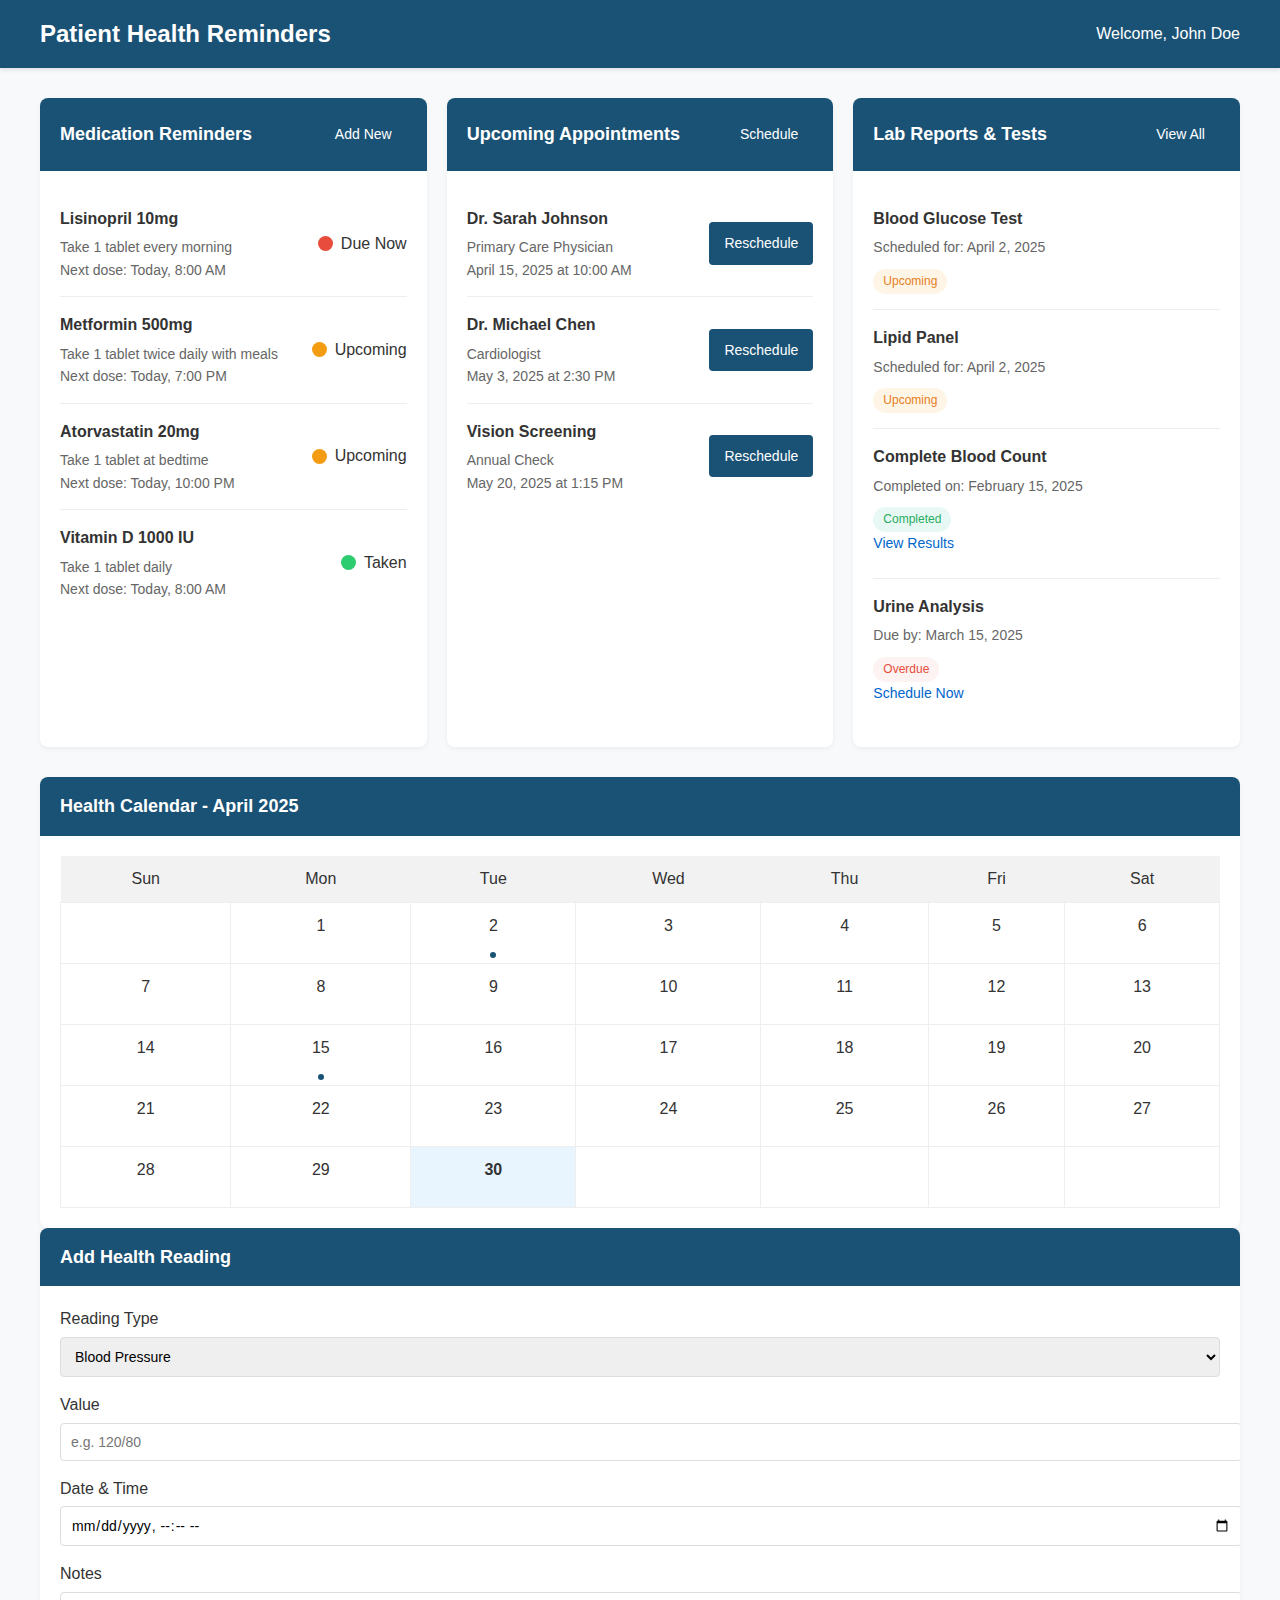
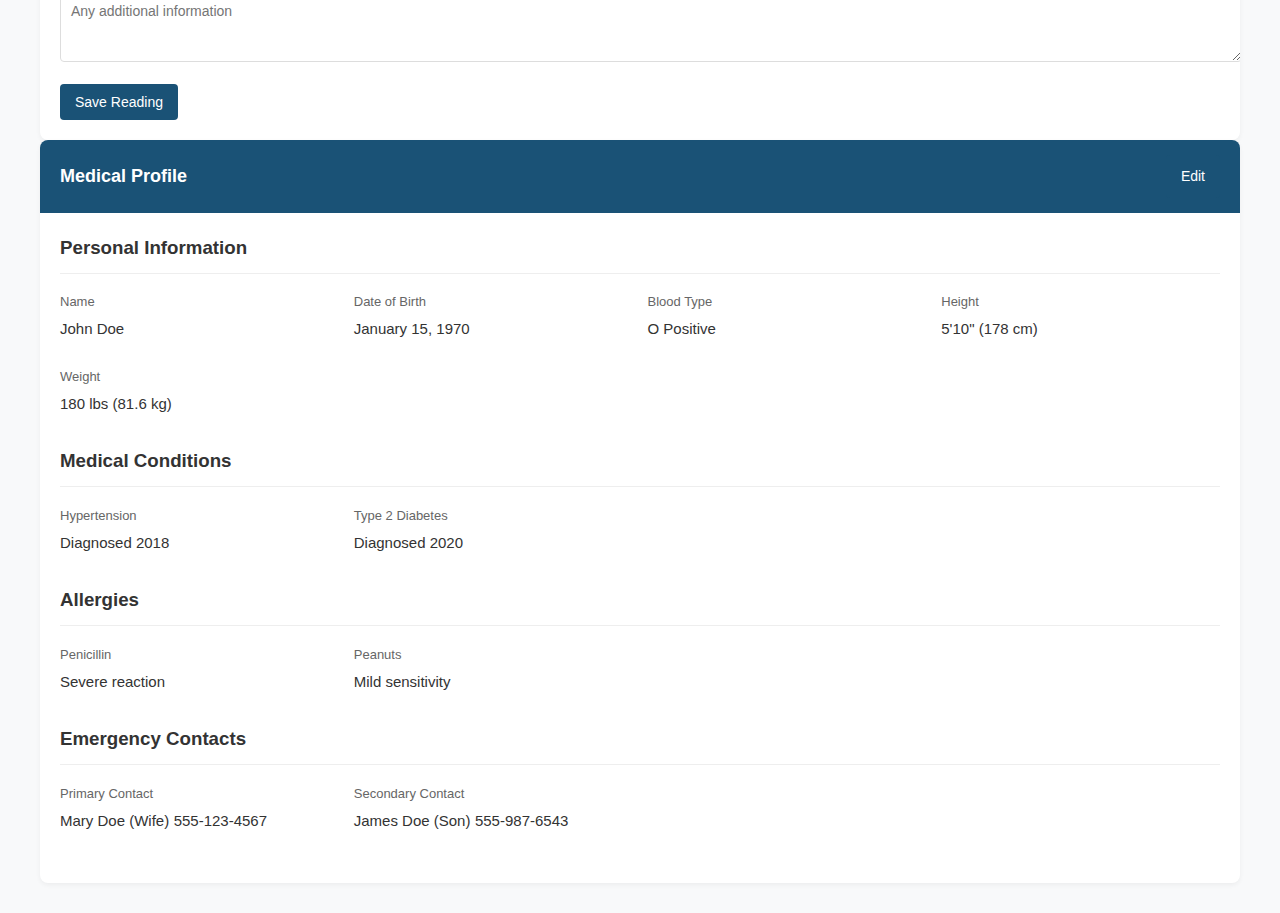
<file: reminder.html>
<!DOCTYPE html>
<html lang="en">
<head>
    <meta charset="UTF-8">
    <meta name="viewport" content="width=device-width, initial-scale=1.0">
    <title>Patient Health Reminders</title>
    <style>
        /* Global Styles */
        body {
            font-family: 'Segoe UI', Tahoma, Geneva, Verdana, sans-serif;
            line-height: 1.6;
            color: #333;
            margin: 0;
            padding: 0;
            background-color: #f8f9fa;
        }
        
        .container {
            max-width: 1200px;
            margin: 0 auto;
            padding: 0 15px;
        }
        
        a {
            color: #0066cc;
            text-decoration: none;
        }
        
        a:hover {
            text-decoration: underline;
        }
        
        /* Header */
        header {
            background-color: #1a5276;
            color: white;
            padding: 15px 0;
            box-shadow: 0 2px 4px rgba(0,0,0,0.1);
        }
        
        .header-content {
            display: flex;
            justify-content: space-between;
            align-items: center;
        }
        
        .site-title {
            font-size: 24px;
            margin: 0;
        }
        
        /* Main Content */
        .content-area {
            padding: 30px 0;
        }
        
        .dashboard {
            display: grid;
            grid-template-columns: repeat(auto-fit, minmax(300px, 1fr));
            gap: 20px;
            margin-bottom: 30px;
        }
        
        .card {
            background-color: white;
            border-radius: 8px;
            box-shadow: 0 2px 5px rgba(0,0,0,0.05);
            overflow: hidden;
        }
        
        .card-header {
            background-color: #1a5276;
            color: white;
            padding: 15px 20px;
            font-weight: 500;
            display: flex;
            justify-content: space-between;
            align-items: center;
        }
        
        .card-header h2 {
            margin: 0;
            font-size: 18px;
        }
        
        .card-body {
            padding: 20px;
        }
        
        /* Medication Reminders */
        .medication-list {
            list-style: none;
            padding: 0;
            margin: 0;
        }
        
        .medication-item {
            border-bottom: 1px solid #eee;
            padding: 15px 0;
            display: flex;
            justify-content: space-between;
            align-items: center;
        }
        
        .medication-item:last-child {
            border-bottom: none;
        }
        
        .medication-details h3 {
            margin: 0 0 5px;
            font-size: 16px;
        }
        
        .medication-details p {
            margin: 0;
            color: #666;
            font-size: 14px;
        }
        
        .medication-status {
            display: flex;
            align-items: center;
        }
        
        .status-indicator {
            width: 15px;
            height: 15px;
            border-radius: 50%;
            margin-right: 8px;
        }
        
        .status-due {
            background-color: #e74c3c;
        }
        
        .status-upcoming {
            background-color: #f39c12;
        }
        
        .status-taken {
            background-color: #2ecc71;
        }
        
        /* Appointment Calendar */
        .calendar {
            width: 100%;
            border-collapse: collapse;
        }
        
        .calendar th {
            background-color: #f2f2f2;
            padding: 10px;
            text-align: center;
            font-weight: 500;
        }
        
        .calendar td {
            padding: 10px;
            text-align: center;
            border: 1px solid #eee;
            height: 40px;
            vertical-align: top;
        }
        
        .calendar .today {
            background-color: #e8f4fe;
            font-weight: bold;
        }
        
        .calendar .has-event {
            position: relative;
        }
        
        .calendar .event-indicator {
            position: absolute;
            bottom: 5px;
            left: 50%;
            transform: translateX(-50%);
            width: 6px;
            height: 6px;
            border-radius: 50%;
            background-color: #1a5276;
        }
        
        /* Lab Reports */
        .lab-list {
            list-style: none;
            padding: 0;
            margin: 0;
        }
        
        .lab-item {
            padding: 15px 0;
            border-bottom: 1px solid #eee;
        }
        
        .lab-item:last-child {
            border-bottom: none;
        }
        
        .lab-item h3 {
            margin: 0 0 5px;
            font-size: 16px;
        }
        
        .lab-item p {
            margin: 0 0 8px;
            color: #666;
            font-size: 14px;
        }
        
        .status-pill {
            display: inline-block;
            padding: 3px 10px;
            border-radius: 20px;
            font-size: 12px;
            font-weight: 500;
        }
        
        .status-pending {
            background-color: #fef5e7;
            color: #e67e22;
        }
        
        .status-completed {
            background-color: #e8f8f5;
            color: #27ae60;
        }
        
        .status-overdue {
            background-color: #fcf3f2;
            color: #e74c3c;
        }
        
        /* Forms */
        .form-group {
            margin-bottom: 15px;
        }
        
        .form-group label {
            display: block;
            margin-bottom: 5px;
            font-weight: 500;
        }
        
        .form-control {
            width: 100%;
            padding: 10px;
            border: 1px solid #ddd;
            border-radius: 4px;
            font-family: inherit;
            font-size: 14px;
        }
        
        .btn {
            display: inline-block;
            padding: 10px 15px;
            background-color: #1a5276;
            color: white;
            border: none;
            border-radius: 4px;
            cursor: pointer;
            font-size: 14px;
        }
        
        .btn:hover {
            background-color: #154360;
        }
        
        /* Medical Profile */
        .profile-section {
            margin-bottom: 20px;
        }
        
        .profile-section h3 {
            border-bottom: 1px solid #eee;
            padding-bottom: 10px;
            margin-top: 0;
        }
        
        .profile-data {
            display: grid;
            grid-template-columns: repeat(auto-fill, minmax(250px, 1fr));
            gap: 15px;
        }
        
        .data-item {
            margin-bottom: 10px;
        }
        
        .data-label {
            font-weight: 500;
            display: block;
            margin-bottom: 3px;
            color: #666;
            font-size: 13px;
        }
        
        .data-value {
            font-size: 15px;
        }
        
        /* Responsive */
        @media (max-width: 768px) {
            .header-content {
                flex-direction: column;
                align-items: flex-start;
            }
            
            .user-menu {
                margin-top: 10px;
            }
        }
    </style>
</head>
<body>
    <header>
        <div class="container">
            <div class="header-content">
                <h1 class="site-title">Patient Health Reminders</h1>
                <div class="user-menu">
                    <span>Welcome, John Doe</span>
                </div>
            </div>
        </div>
    </header>
    
    <div class="container">
        <div class="content-area">
            <div class="dashboard">
                <!-- Medication Reminders -->
                <div class="card">
                    <div class="card-header">
                        <h2>Medication Reminders</h2>
                        <a href="#" class="btn">Add New</a>
                    </div>
                    <div class="card-body">
                        <ul class="medication-list">
                            <li class="medication-item">
                                <div class="medication-details">
                                    <h3>Lisinopril 10mg</h3>
                                    <p>Take 1 tablet every morning</p>
                                    <p>Next dose: Today, 8:00 AM</p>
                                </div>
                                <div class="medication-status">
                                    <span class="status-indicator status-due"></span>
                                    <span>Due Now</span>
                                </div>
                            </li>
                            <li class="medication-item">
                                <div class="medication-details">
                                    <h3>Metformin 500mg</h3>
                                    <p>Take 1 tablet twice daily with meals</p>
                                    <p>Next dose: Today, 7:00 PM</p>
                                </div>
                                <div class="medication-status">
                                    <span class="status-indicator status-upcoming"></span>
                                    <span>Upcoming</span>
                                </div>
                            </li>
                            <li class="medication-item">
                                <div class="medication-details">
                                    <h3>Atorvastatin 20mg</h3>
                                    <p>Take 1 tablet at bedtime</p>
                                    <p>Next dose: Today, 10:00 PM</p>
                                </div>
                                <div class="medication-status">
                                    <span class="status-indicator status-upcoming"></span>
                                    <span>Upcoming</span>
                                </div>
                            </li>
                            <li class="medication-item">
                                <div class="medication-details">
                                    <h3>Vitamin D 1000 IU</h3>
                                    <p>Take 1 tablet daily</p>
                                    <p>Next dose: Today, 8:00 AM</p>
                                </div>
                                <div class="medication-status">
                                    <span class="status-indicator status-taken"></span>
                                    <span>Taken</span>
                                </div>
                            </li>
                        </ul>
                    </div>
                </div>
                
                <!-- Upcoming Appointments -->
                <div class="card">
                    <div class="card-header">
                        <h2>Upcoming Appointments</h2>
                        <a href="#" class="btn">Schedule</a>
                    </div>
                    <div class="card-body">
                        <div class="appointment-list">
                            <div class="medication-item">
                                <div class="medication-details">
                                    <h3>Dr. Sarah Johnson</h3>
                                    <p>Primary Care Physician</p>
                                    <p>April 15, 2025 at 10:00 AM</p>
                                </div>
                                <div>
                                    <a href="#" class="btn">Reschedule</a>
                                </div>
                            </div>
                            <div class="medication-item">
                                <div class="medication-details">
                                    <h3>Dr. Michael Chen</h3>
                                    <p>Cardiologist</p>
                                    <p>May 3, 2025 at 2:30 PM</p>
                                </div>
                                <div>
                                    <a href="#" class="btn">Reschedule</a>
                                </div>
                            </div>
                            <div class="medication-item">
                                <div class="medication-details">
                                    <h3>Vision Screening</h3>
                                    <p>Annual Check</p>
                                    <p>May 20, 2025 at 1:15 PM</p>
                                </div>
                                <div>
                                    <a href="#" class="btn">Reschedule</a>
                                </div>
                            </div>
                        </div>
                    </div>
                </div>
                
                <!-- Lab Reports -->
                <div class="card">
                    <div class="card-header">
                        <h2>Lab Reports & Tests</h2>
                        <a href="#" class="btn">View All</a>
                    </div>
                    <div class="card-body">
                        <ul class="lab-list">
                            <li class="lab-item">
                                <h3>Blood Glucose Test</h3>
                                <p>Scheduled for: April 2, 2025</p>
                                <span class="status-pill status-pending">Upcoming</span>
                            </li>
                            <li class="lab-item">
                                <h3>Lipid Panel</h3>
                                <p>Scheduled for: April 2, 2025</p>
                                <span class="status-pill status-pending">Upcoming</span>
                            </li>
                            <li class="lab-item">
                                <h3>Complete Blood Count</h3>
                                <p>Completed on: February 15, 2025</p>
                                <span class="status-pill status-completed">Completed</span>
                                <p><a href="#">View Results</a></p>
                            </li>
                            <li class="lab-item">
                                <h3>Urine Analysis</h3>
                                <p>Due by: March 15, 2025</p>
                                <span class="status-pill status-overdue">Overdue</span>
                                <p><a href="#">Schedule Now</a></p>
                            </li>
                        </ul>
                    </div>
                </div>
            </div>
            
            <!-- Calendar View -->
            <div class="card">
                <div class="card-header">
                    <h2>Health Calendar - April 2025</h2>
                </div>
                <div class="card-body">
                    <table class="calendar">
                        <thead>
                            <tr>
                                <th>Sun</th>
                                <th>Mon</th>
                                <th>Tue</th>
                                <th>Wed</th>
                                <th>Thu</th>
                                <th>Fri</th>
                                <th>Sat</th>
                            </tr>
                        </thead>
                        <tbody>
                            <tr>
                                <td></td>
                                <td>1</td>
                                <td class="has-event">2<div class="event-indicator"></div></td>
                                <td>3</td>
                                <td>4</td>
                                <td>5</td>
                                <td>6</td>
                            </tr>
                            <tr>
                                <td>7</td>
                                <td>8</td>
                                <td>9</td>
                                <td>10</td>
                                <td>11</td>
                                <td>12</td>
                                <td>13</td>
                            </tr>
                            <tr>
                                <td>14</td>
                                <td class="has-event">15<div class="event-indicator"></div></td>
                                <td>16</td>
                                <td>17</td>
                                <td>18</td>
                                <td>19</td>
                                <td>20</td>
                            </tr>
                            <tr>
                                <td>21</td>
                                <td>22</td>
                                <td>23</td>
                                <td>24</td>
                                <td>25</td>
                                <td>26</td>
                                <td>27</td>
                            </tr>
                            <tr>
                                <td>28</td>
                                <td>29</td>
                                <td class="today">30</td>
                                <td></td>
                                <td></td>
                                <td></td>
                                <td></td>
                            </tr>
                        </tbody>
                    </table>
                </div>
            </div>
            
            <!-- Health Metrics -->
            <div class="card">
                <div class="card-header">
                    <h2>Add Health Reading</h2>
                </div>
                <div class="card-body">
                    <form>
                        <div class="form-group">
                            <label for="reading-type">Reading Type</label>
                            <select id="reading-type" class="form-control">
                                <option>Blood Pressure</option>
                                <option>Blood Glucose</option>
                                <option>Weight</option>
                                <option>Temperature</option>
                                <option>Other</option>
                            </select>
                        </div>
                        <div class="form-group">
                            <label for="reading-value">Value</label>
                            <input type="text" id="reading-value" class="form-control" placeholder="e.g. 120/80">
                        </div>
                        <div class="form-group">
                            <label for="reading-date">Date & Time</label>
                            <input type="datetime-local" id="reading-date" class="form-control">
                        </div>
                        <div class="form-group">
                            <label for="reading-notes">Notes</label>
                            <textarea id="reading-notes" class="form-control" rows="3" placeholder="Any additional information"></textarea>
                        </div>
                        <button type="submit" class="btn">Save Reading</button>
                    </form>
                </div>
            </div>
            
            <!-- Medical Profile -->
            <div class="card">
                <div class="card-header">
                    <h2>Medical Profile</h2>
                    <a href="#" class="btn">Edit</a>
                </div>
                <div class="card-body">
                    <div class="profile-section">
                        <h3>Personal Information</h3>
                        <div class="profile-data">
                            <div class="data-item">
                                <span class="data-label">Name</span>
                                <span class="data-value">John Doe</span>
                            </div>
                            <div class="data-item">
                                <span class="data-label">Date of Birth</span>
                                <span class="data-value">January 15, 1970</span>
                            </div>
                            <div class="data-item">
                                <span class="data-label">Blood Type</span>
                                <span class="data-value">O Positive</span>
                            </div>
                            <div class="data-item">
                                <span class="data-label">Height</span>
                                <span class="data-value">5'10" (178 cm)</span>
                            </div>
                            <div class="data-item">
                                <span class="data-label">Weight</span>
                                <span class="data-value">180 lbs (81.6 kg)</span>
                            </div>
                        </div>
                    </div>
                    
                    <div class="profile-section">
                        <h3>Medical Conditions</h3>
                        <div class="profile-data">
                            <div class="data-item">
                                <span class="data-label">Hypertension</span>
                                <span class="data-value">Diagnosed 2018</span>
                            </div>
                            <div class="data-item">
                                <span class="data-label">Type 2 Diabetes</span>
                                <span class="data-value">Diagnosed 2020</span>
                            </div>
                        </div>
                    </div>
                    
                    <div class="profile-section">
                        <h3>Allergies</h3>
                        <div class="profile-data">
                            <div class="data-item">
                                <span class="data-label">Penicillin</span>
                                <span class="data-value">Severe reaction</span>
                            </div>
                            <div class="data-item">
                                <span class="data-label">Peanuts</span>
                                <span class="data-value">Mild sensitivity</span>
                            </div>
                        </div>
                    </div>
                    
                    <div class="profile-section">
                        <h3>Emergency Contacts</h3>
                        <div class="profile-data">
                            <div class="data-item">
                                <span class="data-label">Primary Contact</span>
                                <span class="data-value">Mary Doe (Wife)</span>
                                <span class="data-value">555-123-4567</span>
                            </div>
                            <div class="data-item">
                                <span class="data-label">Secondary Contact</span>
                                <span class="data-value">James Doe (Son)</span>
                                <span class="data-value">555-987-6543</span>
                            </div>
                        </div>
                    </div>
                </div>
            </div>
        </div>
    </div>
</body>
</html>
</file>
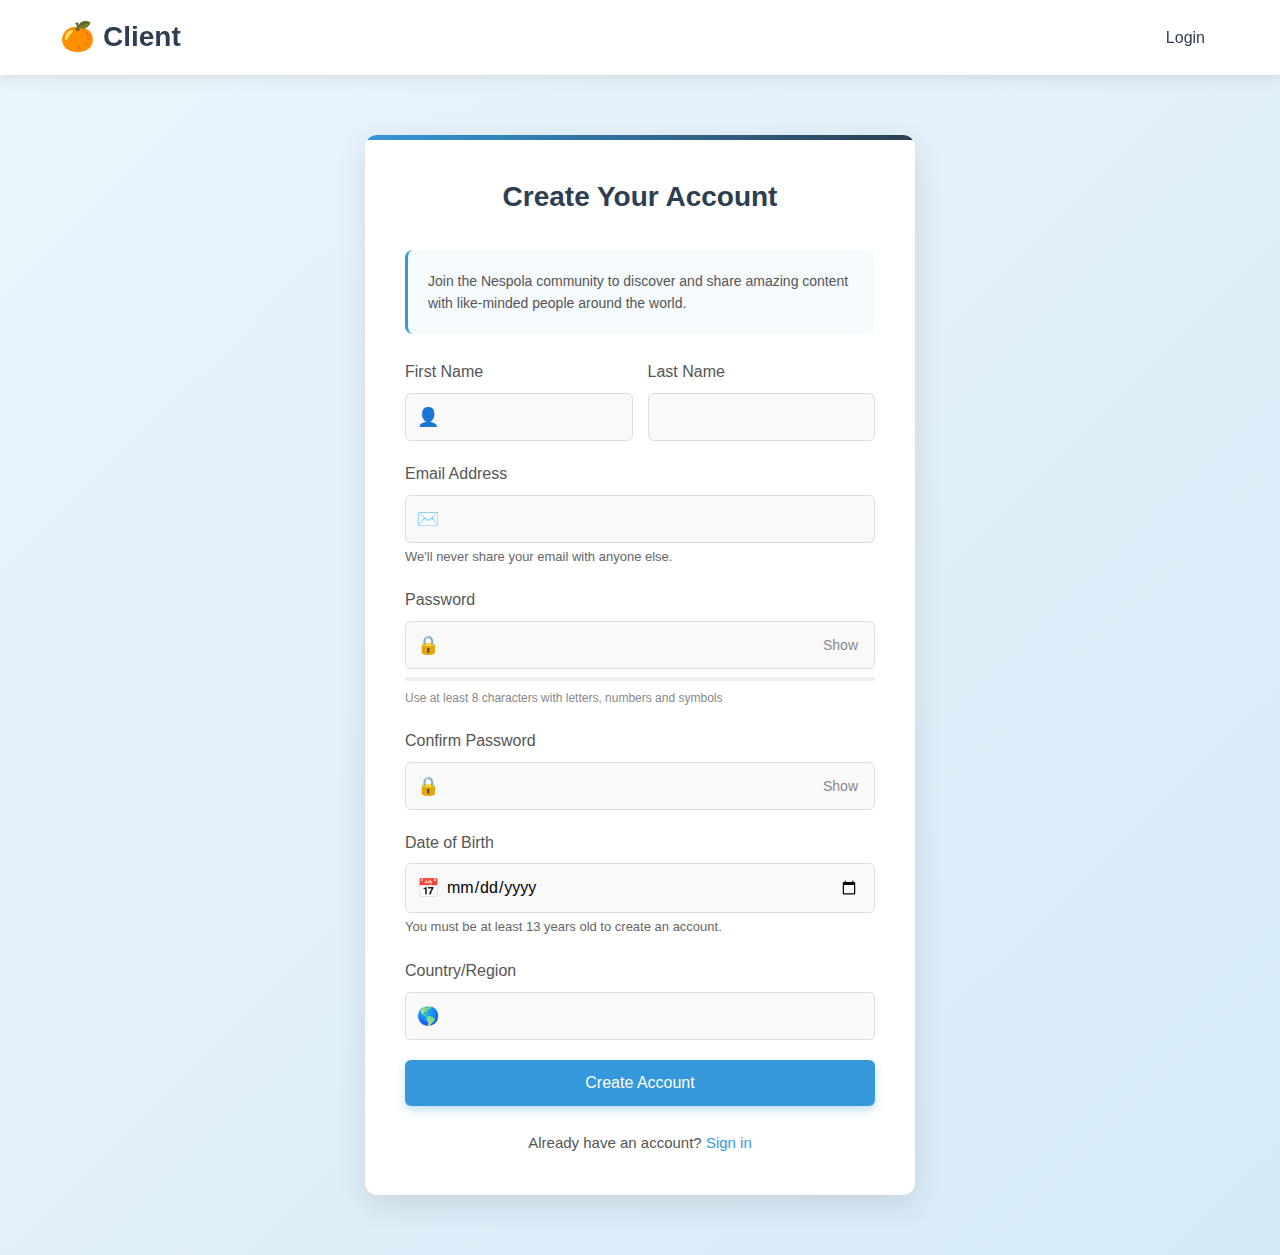
<file: signup.html>
<!DOCTYPE html>
<html lang="en">
<head>
    <meta charset="UTF-8">
    <meta name="viewport" content="width=device-width, initial-scale=1.0">
    <title>Nespola - Create Account</title>
    <style>
        * {
            margin: 0;
            padding: 0;
            box-sizing: border-box;
            font-family: 'Segoe UI', Tahoma, Geneva, Verdana, sans-serif;
        }
        
        :root {
            --primary-color: #3498db;
            --primary-dark: #2980b9;
            --secondary-color: #2c3e50;
            --accent-color: #e74c3c;
            --light-color: #f5f7fa;
            --text-color: #333;
            --border-color: #ddd;
            --success-color: #27ae60;
        }
        
        body {
            background-color: var(--light-color);
            color: var(--text-color);
            line-height: 1.6;
            background-image: linear-gradient(to bottom right, #ebf5fb, #d6eaf8);
            min-height: 100vh;
        }
        
        .container {
            max-width: 1200px;
            margin: 0 auto;
            padding: 20px;
        }
        
        header {
            background-color: #fff;
            box-shadow: 0 2px 15px rgba(0,0,0,0.1);
            padding: 15px 0;
            position: sticky;
            top: 0;
            z-index: 100;
        }
        
        .header-container {
            display: flex;
            justify-content: space-between;
            align-items: center;
            max-width: 1200px;
            margin: 0 auto;
            padding: 0 20px;
        }
        
        .logo {
            font-size: 28px;
            font-weight: bold;
            color: var(--secondary-color);
            text-decoration: none;
            display: flex;
            align-items: center;
        }
        
        .logo:before {
            content: "🍊";
            margin-right: 8px;
        }
        
        .nav-links a {
            color: var(--secondary-color);
            text-decoration: none;
            font-weight: 500;
            padding: 8px 15px;
            border-radius: 4px;
            transition: all 0.3s ease;
        }
        
        .nav-links a:hover {
            background-color: rgba(52, 152, 219, 0.1);
            color: var(--primary-color);
        }
        
        .signup-container {
            display: flex;
            justify-content: center;
            align-items: center;
            min-height: 85vh;
            padding: 40px 0;
        }
        
        .signup-card {
            background-color: #fff;
            border-radius: 12px;
            box-shadow: 0 10px 30px rgba(0,0,0,0.1);
            padding: 40px;
            width: 100%;
            max-width: 550px;
            transform: translateY(0);
            transition: transform 0.3s ease, box-shadow 0.3s ease;
            position: relative;
            overflow: hidden;
        }
        
        .signup-card:hover {
            transform: translateY(-5px);
            box-shadow: 0 15px 35px rgba(0,0,0,0.15);
        }
        
        .signup-card::after {
            content: "";
            position: absolute;
            top: 0;
            left: 0;
            width: 100%;
            height: 5px;
            background: linear-gradient(to right, var(--primary-color), var(--secondary-color));
        }
        
        .signup-title {
            font-size: 28px;
            font-weight: 600;
            color: var(--secondary-color);
            margin-bottom: 30px;
            text-align: center;
        }
        
        .form-group {
            margin-bottom: 20px;
            position: relative;
        }
        
        .form-group label {
            display: block;
            margin-bottom: 8px;
            font-weight: 500;
            color: #555;
            transition: color 0.3s;
        }
        
        .form-group input {
            width: 100%;
            padding: 14px 15px;
            border: 1px solid var(--border-color);
            border-radius: 6px;
            font-size: 16px;
            transition: all 0.3s;
            background-color: #f9f9f9;
        }
        
        .form-group input:focus {
            border-color: var(--primary-color);
            outline: none;
            box-shadow: 0 0 0 3px rgba(52, 152, 219, 0.2);
            background-color: #fff;
        }
        
        .form-group:focus-within label {
            color: var(--primary-color);
        }
        
        .form-row {
            display: flex;
            gap: 15px;
        }
        
        .form-row .form-group {
            flex: 1;
        }
        
        .submit-btn {
            width: 100%;
            padding: 14px;
            background-color: var(--primary-color);
            color: white;
            border: none;
            border-radius: 6px;
            font-size: 16px;
            font-weight: 500;
            cursor: pointer;
            transition: all 0.3s;
            position: relative;
            overflow: hidden;
            box-shadow: 0 4px 10px rgba(52, 152, 219, 0.3);
        }
        
        .submit-btn:hover {
            background-color: var(--primary-dark);
            transform: translateY(-2px);
        }
        
        .submit-btn:active {
            transform: translateY(0);
            box-shadow: 0 2px 5px rgba(52, 152, 219, 0.3);
        }
        
        .login-link {
            text-align: center;
            margin-top: 25px;
            color: #555;
            font-size: 15px;
        }
        
        .login-link a {
            color: var(--primary-color);
            text-decoration: none;
            font-weight: 500;
            transition: color 0.3s;
        }
        
        .login-link a:hover {
            color: var(--primary-dark);
            text-decoration: underline;
        }
        
        .error-message {
            color: var(--accent-color);
            font-size: 14px;
            margin-top: 5px;
            display: none;
            animation: fadeIn 0.3s ease;
            font-weight: 500;
        }
        
        .password-strength {
            height: 4px;
            margin-top: 8px;
            border-radius: 2px;
            background-color: #eee;
            position: relative;
            overflow: hidden;
        }
        
        .password-strength-bar {
            height: 100%;
            width: 0;
            transition: width 0.3s ease, background-color 0.3s ease;
        }
        
        .password-info {
            font-size: 12px;
            color: #888;
            margin-top: 8px;
        }
        
        .form-info {
            font-size: 13px;
            color: #666;
            margin-top: 4px;
        }
        
        .form-highlight {
            padding: 20px;
            background-color: rgba(52, 152, 219, 0.05);
            border-radius: 8px;
            margin-bottom: 25px;
            border-left: 3px solid var(--primary-color);
        }
        
        .form-highlight p {
            font-size: 14px;
            color: #555;
            margin: 0;
        }
        
        /* Input icons */
        .icon-input {
            position: relative;
        }
        
        .icon-input input {
            padding-left: 40px;
        }
        
        .input-icon {
            position: absolute;
            left: 12px;
            top: 50%;
            transform: translateY(-50%);
            color: #888;
            font-size: 18px;
        }
        
        /* Password visibility toggle */
        .password-toggle {
            position: absolute;
            right: 12px;
            top: 50%;
            transform: translateY(-50%);
            color: #888;
            cursor: pointer;
            font-size: 14px;
            padding: 5px;
            background: none;
            border: none;
        }
        
        /* Success messages */
        .success-message {
            display: none;
            color: var(--success-color);
            font-size: 14px;
            font-weight: 500;
            margin-top: 5px;
        }
        
        /* Animations */
        @keyframes fadeIn {
            from { opacity: 0; transform: translateY(-10px); }
            to { opacity: 1; transform: translateY(0); }
        }
        
        @keyframes pulse {
            0% { box-shadow: 0 0 0 0 rgba(52, 152, 219, 0.4); }
            70% { box-shadow: 0 0 0 10px rgba(52, 152, 219, 0); }
            100% { box-shadow: 0 0 0 0 rgba(52, 152, 219, 0); }
        }
        
        .pulse {
            animation: pulse 1.5s infinite;
        }
        
        /* Responsive design improvements */
        @media (max-width: 600px) {
            .signup-card {
                padding: 30px 20px;
                margin: 0 15px;
            }
            
            .form-row {
                flex-direction: column;
                gap: 0;
            }
            
            .signup-title {
                font-size: 24px;
            }
            
            .form-group input {
                padding: 12px 15px;
            }
            
            .submit-btn {
                padding: 12px;
            }
        }
        
        /* Dark mode support */
        @media (prefers-color-scheme: dark) {
            body {
                background-image: linear-gradient(to bottom right, #1c2331, #2c3e50);
            }
            
            header {
                background-color: #1a202c;
                box-shadow: 0 2px 15px rgba(0,0,0,0.2);
            }
            
            .logo {
                color: #eee;
            }
            
            .nav-links a {
                color: #eee;
            }
            
            .nav-links a:hover {
                background-color: rgba(52, 152, 219, 0.2);
            }
            
            .signup-card {
                background-color: #1a202c;
                box-shadow: 0 10px 30px rgba(0,0,0,0.2);
            }
            
            .signup-title {
                color: #eee;
            }
            
            .form-group label {
                color: #bbb;
            }
            
            .form-group input {
                background-color: #2d3748;
                border-color: #4a5568;
                color: #eee;
            }
            
            .form-group input:focus {
                background-color: #2d3748;
                box-shadow: 0 0 0 3px rgba(52, 152, 219, 0.3);
            }
            
            .login-link, .form-info {
                color: #bbb;
            }
            
            .password-info {
                color: #aaa;
            }
            
            .form-highlight {
                background-color: rgba(52, 152, 219, 0.1);
            }
            
            .form-highlight p {
                color: #ddd;
            }
        }
    </style>
</head>
<body>
    <header>
        <div class="header-container">
            <a href="index.html" class="logo">Client</a>
            <nav class="nav-links">
                <a href="login.html">Login</a>
            </nav>
        </div>
    </header>
    
    <div class="container">
        <div class="signup-container">
            <div class="signup-card">
                <h1 class="signup-title">Create Your Account</h1>
                
                <div class="form-highlight">
                    <p>Join the Nespola community to discover and share amazing content with like-minded people around the world.</p>
                </div>
                
                <form id="signupForm">
                    <div class="form-row">
                        <div class="form-group">
                            <label for="firstName">First Name</label>
                            <div class="icon-input">
                                <span class="input-icon">👤</span>
                                <input type="text" id="firstName" name="firstName" required>
                            </div>
                            <div class="error-message" id="firstNameError"></div>
                        </div>
                        <div class="form-group">
                            <label for="lastName">Last Name</label>
                            <input type="text" id="lastName" name="lastName" required>
                            <div class="error-message" id="lastNameError"></div>
                        </div>
                    </div>
                    
                    <div class="form-group">
                        <label for="email">Email Address</label>
                        <div class="icon-input">
                            <span class="input-icon">✉️</span>
                            <input type="email" id="email" name="email" required>
                        </div>
                        <div class="form-info">We'll never share your email with anyone else.</div>
                        <div class="error-message" id="emailError"></div>
                        <div class="success-message" id="emailSuccess">Email looks good!</div>
                    </div>
                    
                    <div class="form-group">
                        <label for="password">Password</label>
                        <div class="icon-input">
                            <span class="input-icon">🔒</span>
                            <input type="password" id="password" name="password" required minlength="8">
                            <button type="button" class="password-toggle" id="passwordToggle">Show</button>
                        </div>
                        <div class="password-strength">
                            <div class="password-strength-bar" id="passwordStrengthBar"></div>
                        </div>
                        <div class="password-info" id="passwordInfo">Use at least 8 characters with letters, numbers and symbols</div>
                        <div class="error-message" id="passwordError"></div>
                    </div>
                    
                    <div class="form-group">
                        <label for="confirmPassword">Confirm Password</label>
                        <div class="icon-input">
                            <span class="input-icon">🔒</span>
                            <input type="password" id="confirmPassword" name="confirmPassword" required>
                            <button type="button" class="password-toggle" id="confirmPasswordToggle">Show</button>
                        </div>
                        <div class="error-message" id="confirmPasswordError"></div>
                        <div class="success-message" id="passwordMatchSuccess">Passwords match!</div>
                    </div>
                    
                    <div class="form-group">
                        <label for="dob">Date of Birth</label>
                        <div class="icon-input">
                            <span class="input-icon">📅</span>
                            <input type="date" id="dob" name="dob" required>
                        </div>
                        <div class="form-info">You must be at least 13 years old to create an account.</div>
                        <div class="error-message" id="dobError"></div>
                    </div>
                    
                    <div class="form-group">
                        <label for="country">Country/Region</label>
                        <div class="icon-input">
                            <span class="input-icon">🌎</span>
                            <input type="text" id="country" name="country" required>
                        </div>
                        <div class="error-message" id="countryError"></div>
                    </div>
                    
                    <button type="submit" class="submit-btn" id="submitButton">Create Account</button>
                    
                    <div class="login-link">
                        Already have an account? <a href="login.html">Sign in</a>
                    </div>
                </form>
            </div>
        </div>
    </div>

    <script>
        document.addEventListener('DOMContentLoaded', function() {
            const form = document.getElementById('signupForm');
            const passwordInput = document.getElementById('password');
            const confirmPasswordInput = document.getElementById('confirmPassword');
            const passwordStrengthBar = document.getElementById('passwordStrengthBar');
            const passwordInfo = document.getElementById('passwordInfo');
            const emailInput = document.getElementById('email');
            const passwordToggle = document.getElementById('passwordToggle');
            const confirmPasswordToggle = document.getElementById('confirmPasswordToggle');
            const submitButton = document.getElementById('submitButton');
            
            // Toggle password visibility
            passwordToggle.addEventListener('click', function() {
                if (passwordInput.type === 'password') {
                    passwordInput.type = 'text';
                    passwordToggle.textContent = 'Hide';
                } else {
                    passwordInput.type = 'password';
                    passwordToggle.textContent = 'Show';
                }
            });
            
            confirmPasswordToggle.addEventListener('click', function() {
                if (confirmPasswordInput.type === 'password') {
                    confirmPasswordInput.type = 'text';
                    confirmPasswordToggle.textContent = 'Hide';
                } else {
                    confirmPasswordInput.type = 'password';
                    confirmPasswordToggle.textContent = 'Show';
                }
            });
            
            // Check email validity in real-time
            emailInput.addEventListener('input', function() {
                const emailError = document.getElementById('emailError');
                const emailSuccess = document.getElementById('emailSuccess');
                const email = this.value;
                
                if (email && /^[^\s@]+@[^\s@]+\.[^\s@]+$/.test(email)) {
                    emailError.style.display = 'none';
                    emailSuccess.style.display = 'block';
                } else {
                    emailError.style.display = 'none';
                    emailSuccess.style.display = 'none';
                }
            });
            
            // Check password strength in real-time
            passwordInput.addEventListener('input', function() {
                const password = this.value;
                let strength = 0;
                
                // Check password strength
                if (password.length >= 8) strength += 25;
                if (password.match(/[A-Z]/)) strength += 25;
                if (password.match(/[0-9]/)) strength += 25;
                if (password.match(/[^A-Za-z0-9]/)) strength += 25;
                
                // Update strength bar
                passwordStrengthBar.style.width = strength + '%';
                
                // Update color based on strength
                if (strength <= 25) {
                    passwordStrengthBar.style.backgroundColor = '#e74c3c';
                    passwordInfo.textContent = 'Weak password - Add uppercase, numbers, and symbols';
                } else if (strength <= 50) {
                    passwordStrengthBar.style.backgroundColor = '#f39c12';
                    passwordInfo.textContent = 'Fair password - Add more variety';
                } else if (strength <= 75) {
                    passwordStrengthBar.style.backgroundColor = '#3498db';
                    passwordInfo.textContent = 'Good password - Almost there';
                } else {
                    passwordStrengthBar.style.backgroundColor = '#27ae60';
                    passwordInfo.textContent = 'Strong password - Well done!';
                }
            });
            
            // Check if passwords match in real-time
            confirmPasswordInput.addEventListener('input', function() {
                const passwordMatchSuccess = document.getElementById('passwordMatchSuccess');
                const confirmPasswordError = document.getElementById('confirmPasswordError');
                
                if (this.value && this.value === passwordInput.value) {
                    confirmPasswordError.style.display = 'none';
                    passwordMatchSuccess.style.display = 'block';
                } else {
                    passwordMatchSuccess.style.display = 'none';
                }
            });
            
            form.addEventListener('submit', function(e) {
                e.preventDefault();
                
                // Reset error messages
                document.querySelectorAll('.error-message').forEach(el => {
                    el.style.display = 'none';
                });
                
                // Validate form
                let isValid = true;
                
                // Validate email
                const email = document.getElementById('email').value;
                if (!/^[^\s@]+@[^\s@]+\.[^\s@]+$/.test(email)) {
                    document.getElementById('emailError').textContent = 'Please enter a valid email address';
                    document.getElementById('emailError').style.display = 'block';
                    isValid = false;
                }
                
                // Validate password
                const password = document.getElementById('password').value;
                const confirmPassword = document.getElementById('confirmPassword').value;
                
                if (password.length < 8) {
                    document.getElementById('passwordError').textContent = 'Password must be at least 8 characters';
                    document.getElementById('passwordError').style.display = 'block';
                    isValid = false;
                }
                
                if (password !== confirmPassword) {
                    document.getElementById('confirmPasswordError').textContent = 'Passwords do not match';
                    document.getElementById('confirmPasswordError').style.display = 'block';
                    isValid = false;
                }
                
                // Validate date of birth
                const dob = new Date(document.getElementById('dob').value);
                const today = new Date();
                const minAgeDate = new Date(today.getFullYear() - 13, today.getMonth(), today.getDate());
                
                if (dob > minAgeDate) {
                    document.getElementById('dobError').textContent = 'You must be at least 13 years old';
                    document.getElementById('dobError').style.display = 'block';
                    isValid = false;
                }
                
                if (!isValid) return;
                
                // Show loading state
                submitButton.textContent = 'Creating Account...';
                submitButton.disabled = true;
                submitButton.style.opacity = '0.7';
                
                // Prepare form data
                const formData = {
                    firstName: document.getElementById('firstName').value,
                    lastName: document.getElementById('lastName').value,
                    email: email,
                    password: password,
                    dob: document.getElementById('dob').value,
                    country: document.getElementById('country').value
                };
                
                // Simulate server request with timeout
                setTimeout(() => {
                    console.log('Form data:', formData);
                    
                    // Update button to success state
                    submitButton.textContent = 'Account Created!';
                    submitButton.style.backgroundColor = '#27ae60';
                    submitButton.classList.add('pulse');
                    
                    // Redirect after short delay
                    setTimeout(() => {
                        alert('Account created successfully! Redirecting to login...');
                        window.location.href = 'login.html?signup=success';
                    }, 1500);
                }, 1500);
            });
        });
    </script>
</body>
</html>
</file>
